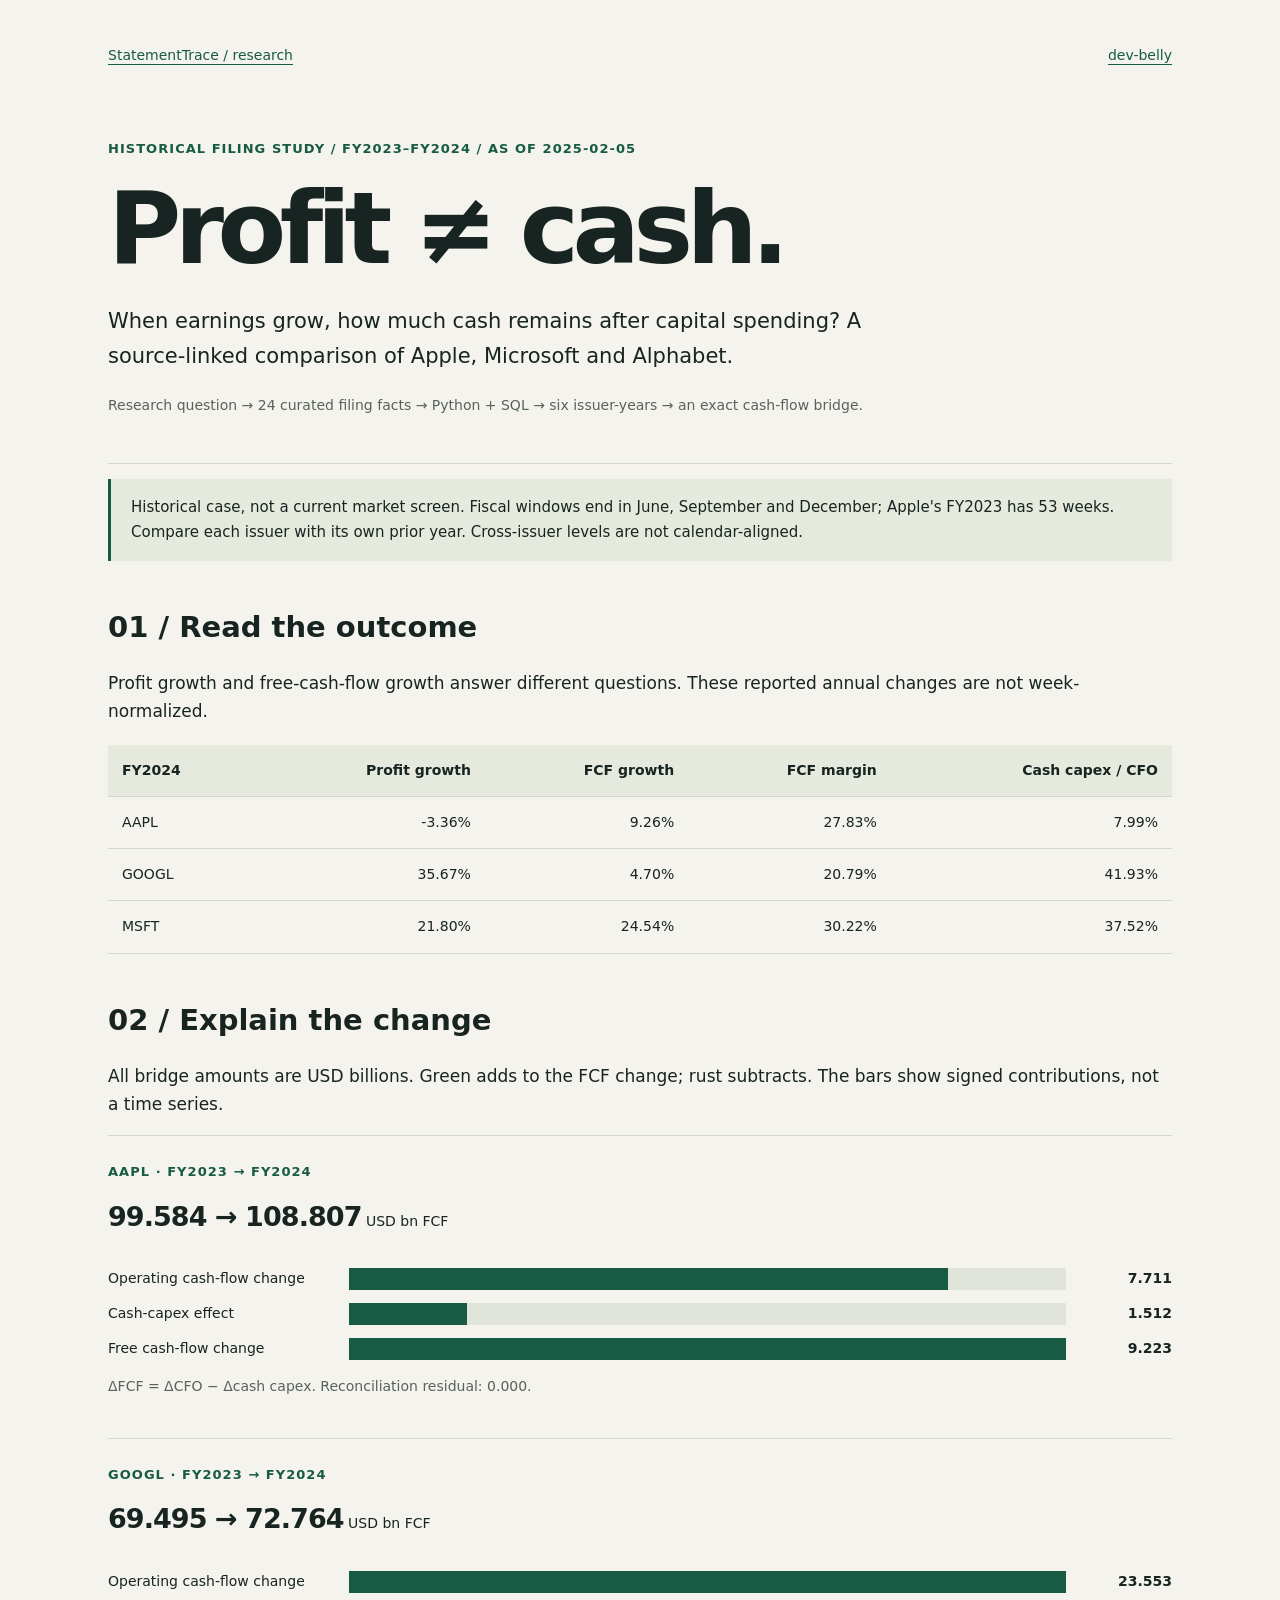
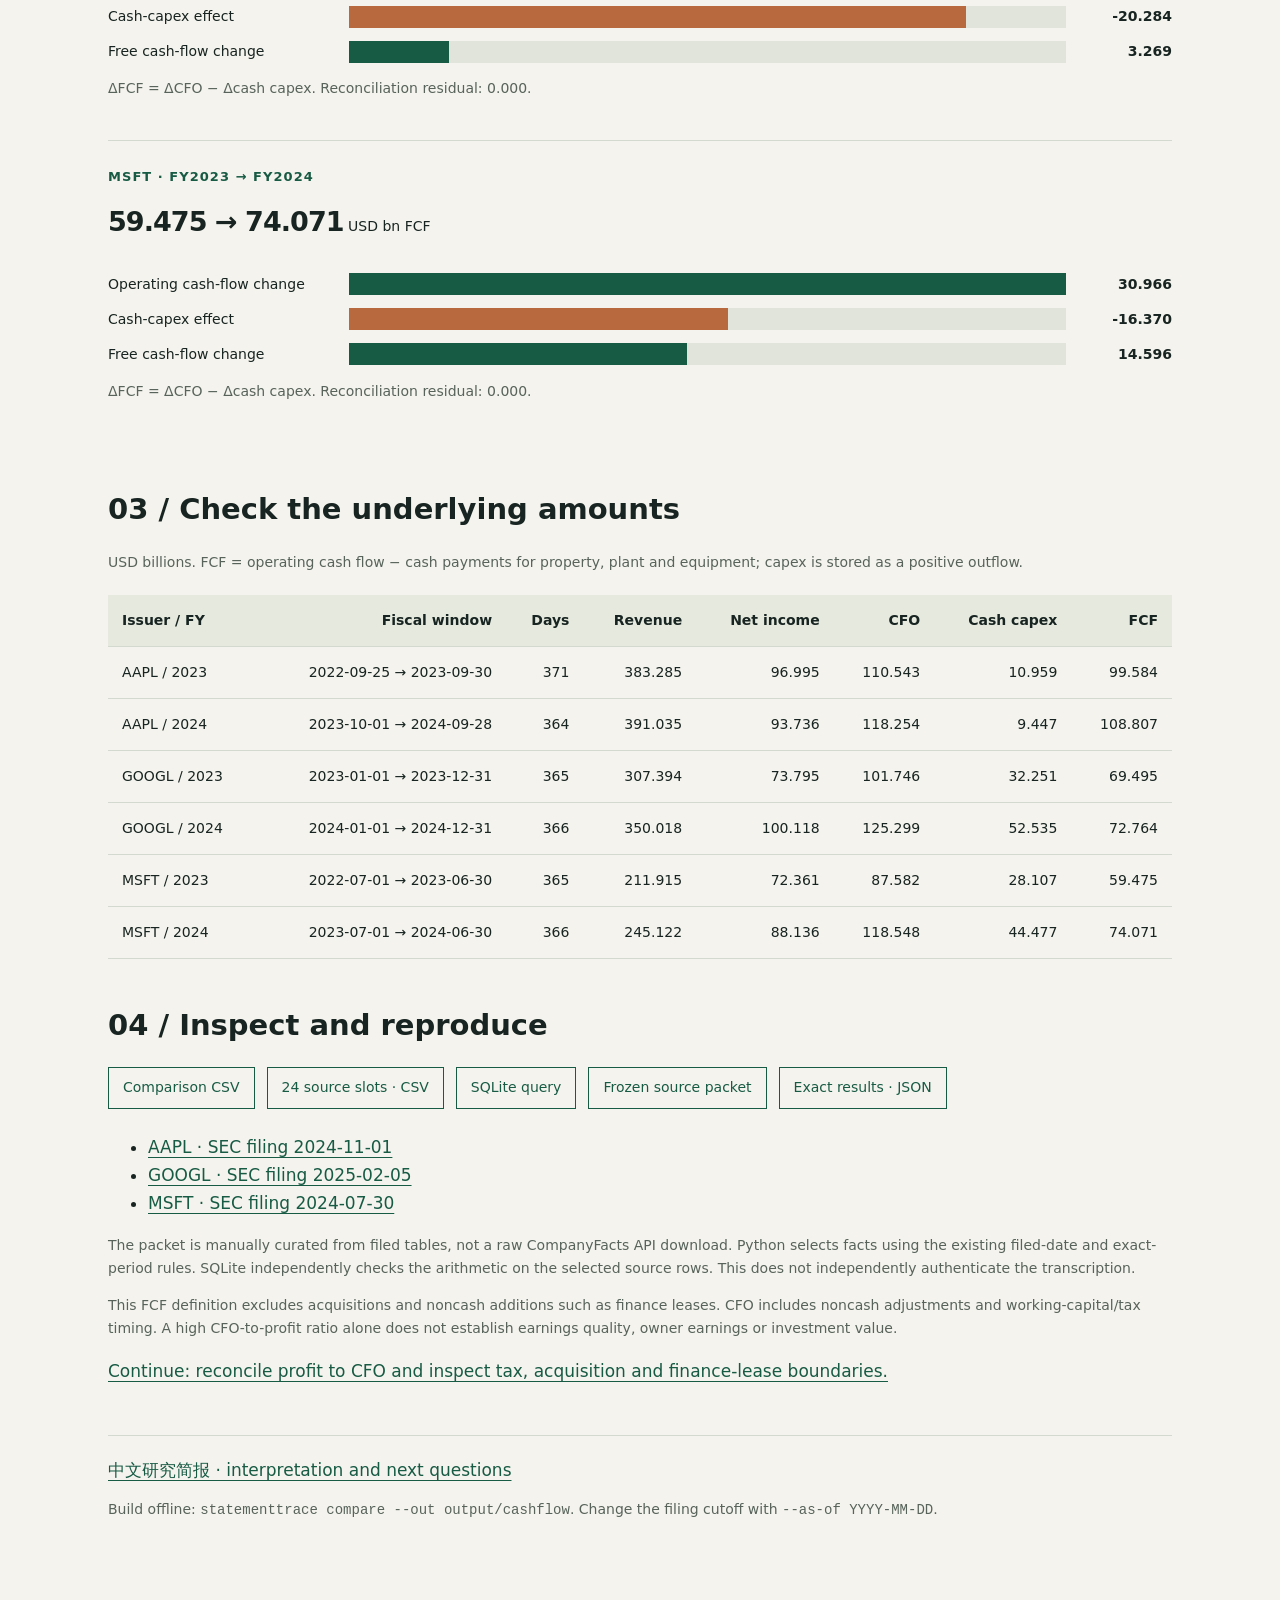
<file: examples/cashflow/index.html>
<!doctype html>
<html lang="en">
<head><meta charset="utf-8"><meta name="viewport" content="width=device-width,initial-scale=1">
<title>Profit ≠ cash · StatementTrace research</title>
<style>
:root{color-scheme:light;--ink:#182421;--paper:#f4f3ed;--green:#185b45;--line:#d4d9d0}

*{box-sizing:border-box}
body{margin:0;background:var(--paper);color:var(--ink);font:17px/1.65 system-ui,sans-serif}
main{max-width:1120px;margin:auto;padding:44px 28px 70px}
nav{display:flex;justify-content:space-between;gap:20px;font-size:14px}
a{color:var(--green);text-underline-offset:4px}
header{padding:72px 0 32px;border-bottom:1px solid var(--line)}
.eyebrow{text-transform:uppercase;letter-spacing:.08em;font:600 13px/1.6 system-ui,sans-serif;color:var(--green)}
h1{font-size:clamp(48px,9vw,100px);line-height:1.02;letter-spacing:-.065em;margin:18px 0 24px}
h2{font-size:29px;line-height:1.25;margin-top:48px}
h3{font-size:27px;margin:12px 0 28px;letter-spacing:-.035em}
h3 small{font-size:14px;letter-spacing:0;font-weight:400}
.lead{max-width:760px;font-size:21px}
.muted{color:#57635b;font-size:14px}
.notice{padding:16px 20px;background:#e6eade;border-left:3px solid var(--green);font-size:15px}
.table-wrap{overflow-x:auto;margin:20px 0 32px}
table{border-collapse:collapse;width:100%;white-space:nowrap;font-variant-numeric:tabular-nums;font-size:14px}
th,td{padding:14px 14px;text-align:right;border-bottom:1px solid var(--line)}
th{font-weight:600;background:#e6eade}
th:first-child,td:first-child{text-align:left}
article{padding:26px 0;border-top:1px solid var(--line)}
.bar-row{display:grid;grid-template-columns:225px 1fr 90px;gap:16px;align-items:center;margin:12px 0;font-size:14px}
.track{background:#e0e4db;height:22px}
.bar{height:22px;background:var(--green)}
.bar.negative{background:#b9693e}
.bar-row b{text-align:right;font-variant-numeric:tabular-nums}
.downloads{display:flex;gap:12px;flex-wrap:wrap;margin:24px 0}
.downloads a{border:1px solid var(--green);padding:8px 14px;text-decoration:none;font-size:14px}
footer{border-top:1px solid var(--line);margin-top:50px;padding-top:20px}
@media(max-width:600px){main{padding:24px 18px 40px}
header{padding-top:44px}
.bar-row{grid-template-columns:1fr 65px;gap:6px}
.bar-row span{grid-column:1/-1}
h2{font-size:25px}
}

</style></head>
<body>
<main><nav><a href="https://github.com/dev-belly/StatementTrace">StatementTrace / research</a><a href="https://github.com/dev-belly">dev-belly</a></nav>
<header><div class="eyebrow">Historical filing study / FY2023–FY2024 / as of 2025-02-05</div><h1>Profit ≠ cash.</h1><p class="lead">When earnings grow, how much cash remains after capital spending? A source-linked comparison of Apple, Microsoft and Alphabet.</p><p class="muted">Research question → 24 curated filing facts → Python + SQL → six issuer-years → an exact cash-flow bridge.</p></header>
<p class="notice">Historical case, not a current market screen. Fiscal windows end in June, September and December; Apple's FY2023 has 53 weeks. Compare each issuer with its own prior year. Cross-issuer levels are not calendar-aligned.</p>
<h2>01 / Read the outcome</h2><p>Profit growth and free-cash-flow growth answer different questions. These reported annual changes are not week-normalized.</p><div class='table-wrap'><table><thead><tr><th scope='col'>FY2024</th><th scope='col'>Profit growth</th><th scope='col'>FCF growth</th><th scope='col'>FCF margin</th><th scope='col'>Cash capex / CFO</th></tr></thead><tbody><tr><td>AAPL</td><td>-3.36%</td><td>9.26%</td><td>27.83%</td><td>7.99%</td></tr><tr><td>GOOGL</td><td>35.67%</td><td>4.70%</td><td>20.79%</td><td>41.93%</td></tr><tr><td>MSFT</td><td>21.80%</td><td>24.54%</td><td>30.22%</td><td>37.52%</td></tr></tbody></table></div>
<h2>02 / Explain the change</h2><p>All bridge amounts are USD billions. Green adds to the FCF change; rust subtracts. The bars show signed contributions, not a time series.</p><article><div class='eyebrow'>AAPL · FY2023 → FY2024</div><h3>99.584 → 108.807<small> USD bn FCF</small></h3><div class='bar-row'><span>Operating cash-flow change</span><div class='track'><div class='bar' style='width:83.606%'></div></div><b>7.711</b></div><div class='bar-row'><span>Cash-capex effect</span><div class='track'><div class='bar' style='width:16.394%'></div></div><b>1.512</b></div><div class='bar-row'><span>Free cash-flow change</span><div class='track'><div class='bar' style='width:100.000%'></div></div><b>9.223</b></div><p class='muted'>ΔFCF = ΔCFO − Δcash capex. Reconciliation residual: 0.000.</p></article><article><div class='eyebrow'>GOOGL · FY2023 → FY2024</div><h3>69.495 → 72.764<small> USD bn FCF</small></h3><div class='bar-row'><span>Operating cash-flow change</span><div class='track'><div class='bar' style='width:100.000%'></div></div><b>23.553</b></div><div class='bar-row'><span>Cash-capex effect</span><div class='track'><div class='bar negative' style='width:86.121%'></div></div><b>-20.284</b></div><div class='bar-row'><span>Free cash-flow change</span><div class='track'><div class='bar' style='width:13.879%'></div></div><b>3.269</b></div><p class='muted'>ΔFCF = ΔCFO − Δcash capex. Reconciliation residual: 0.000.</p></article><article><div class='eyebrow'>MSFT · FY2023 → FY2024</div><h3>59.475 → 74.071<small> USD bn FCF</small></h3><div class='bar-row'><span>Operating cash-flow change</span><div class='track'><div class='bar' style='width:100.000%'></div></div><b>30.966</b></div><div class='bar-row'><span>Cash-capex effect</span><div class='track'><div class='bar negative' style='width:52.864%'></div></div><b>-16.370</b></div><div class='bar-row'><span>Free cash-flow change</span><div class='track'><div class='bar' style='width:47.136%'></div></div><b>14.596</b></div><p class='muted'>ΔFCF = ΔCFO − Δcash capex. Reconciliation residual: 0.000.</p></article>
<h2>03 / Check the underlying amounts</h2><p class="muted">USD billions. FCF = operating cash flow − cash payments for property, plant and equipment; capex is stored as a positive outflow.</p><div class='table-wrap'><table><thead><tr><th scope='col'>Issuer / FY</th><th scope='col'>Fiscal window</th><th scope='col'>Days</th><th scope='col'>Revenue</th><th scope='col'>Net income</th><th scope='col'>CFO</th><th scope='col'>Cash capex</th><th scope='col'>FCF</th></tr></thead><tbody><tr><td>AAPL / 2023</td><td>2022-09-25 → 2023-09-30</td><td>371</td><td>383.285</td><td>96.995</td><td>110.543</td><td>10.959</td><td>99.584</td></tr><tr><td>AAPL / 2024</td><td>2023-10-01 → 2024-09-28</td><td>364</td><td>391.035</td><td>93.736</td><td>118.254</td><td>9.447</td><td>108.807</td></tr><tr><td>GOOGL / 2023</td><td>2023-01-01 → 2023-12-31</td><td>365</td><td>307.394</td><td>73.795</td><td>101.746</td><td>32.251</td><td>69.495</td></tr><tr><td>GOOGL / 2024</td><td>2024-01-01 → 2024-12-31</td><td>366</td><td>350.018</td><td>100.118</td><td>125.299</td><td>52.535</td><td>72.764</td></tr><tr><td>MSFT / 2023</td><td>2022-07-01 → 2023-06-30</td><td>365</td><td>211.915</td><td>72.361</td><td>87.582</td><td>28.107</td><td>59.475</td></tr><tr><td>MSFT / 2024</td><td>2023-07-01 → 2024-06-30</td><td>366</td><td>245.122</td><td>88.136</td><td>118.548</td><td>44.477</td><td>74.071</td></tr></tbody></table></div>
<h2>04 / Inspect and reproduce</h2><div class="downloads"><a href="[data-uri]" download="comparison.csv">Comparison CSV</a><a href="[data-uri]" download="source_facts.csv">24 source slots · CSV</a><a href="[data-uri]" download="comparison.sql">SQLite query</a><a href="[data-uri]" download="case.json">Frozen source packet</a><a href="[data-uri]" download="analysis.json">Exact results · JSON</a></div><ul><li><a href='https://www.sec.gov/Archives/edgar/data/320193/000032019324000123/0000320193-24-000123-index.htm'>AAPL · SEC filing 2024-11-01</a></li><li><a href='https://www.sec.gov/Archives/edgar/data/1652044/000165204425000014/0001652044-25-000014-index.htm'>GOOGL · SEC filing 2025-02-05</a></li><li><a href='https://www.sec.gov/Archives/edgar/data/789019/000095017024087843/0000950170-24-087843-index.htm'>MSFT · SEC filing 2024-07-30</a></li></ul>
<p class="muted">The packet is manually curated from filed tables, not a raw CompanyFacts API download. Python selects facts using the existing filed-date and exact-period rules. SQLite independently checks the arithmetic on the selected source rows. This does not independently authenticate the transcription.</p>
<p class="muted">This FCF definition excludes acquisitions and noncash additions such as finance leases. CFO includes noncash adjustments and working-capital/tax timing. A high CFO-to-profit ratio alone does not establish earnings quality, owner earnings or investment value.</p>
<p><a href="https://dev-belly.github.io/StatementTrace/cashflow/profit-bridge/en/">Continue: reconcile profit to CFO and inspect tax, acquisition and finance-lease boundaries.</a></p>
<footer><a href="https://github.com/dev-belly/StatementTrace/blob/main/docs/CASHFLOW_STUDY.zh-CN.md">中文研究简报 · interpretation and next questions</a><p class="muted">Build offline: <code>statementtrace compare --out output/cashflow</code>. Change the filing cutoff with <code>--as-of YYYY-MM-DD</code>.</p></footer></main></body></html>
</file>
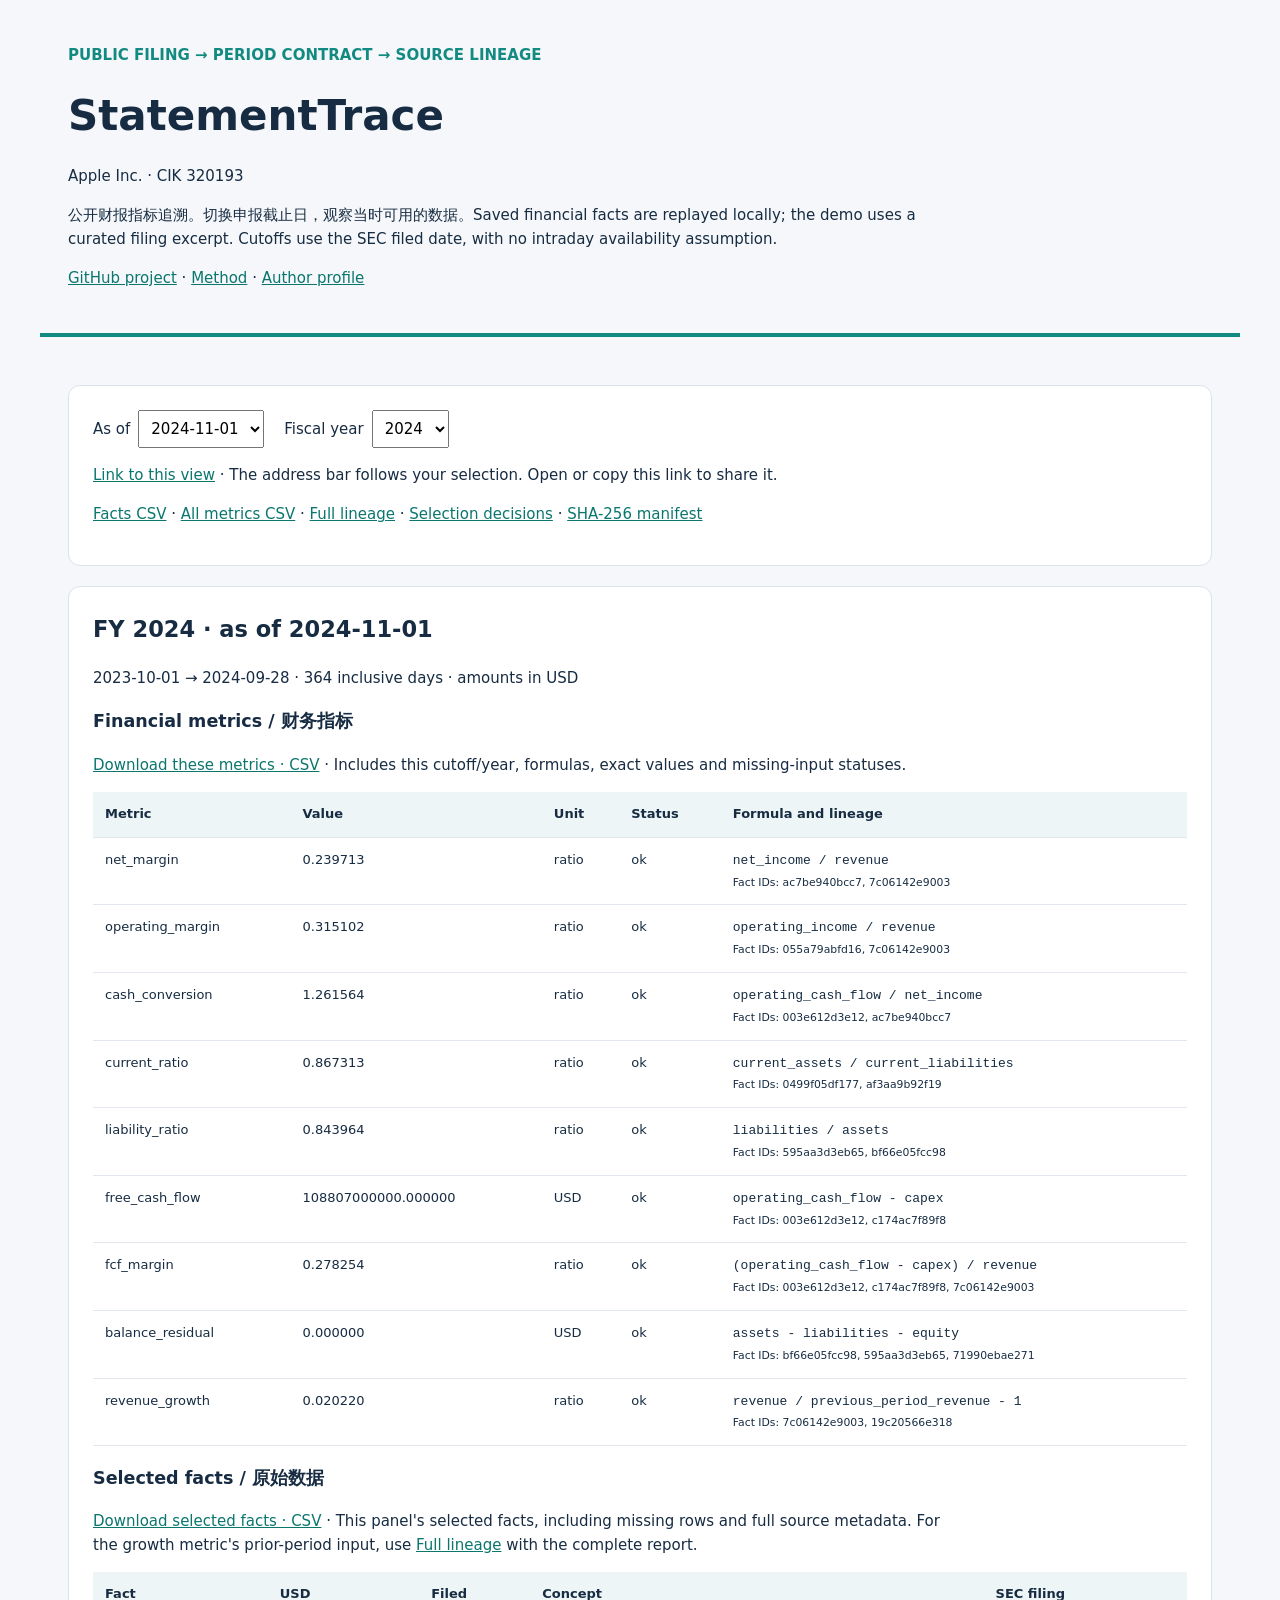
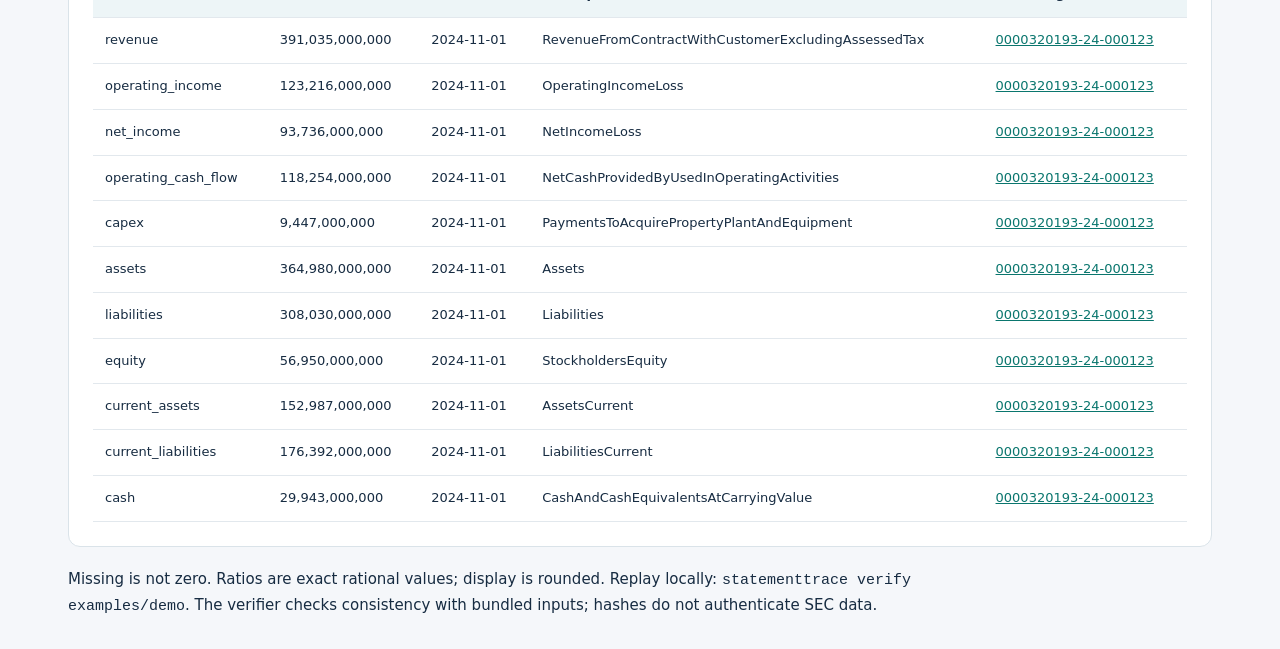
<file: examples/demo/index.html>
<!doctype html><html lang='en'><meta charset='utf-8'><meta name='viewport' content='width=device-width, initial-scale=1'><title>StatementTrace · financial statement evidence</title><style>*{box-sizing:border-box}body{margin:0;background:#f5f7fa;color:#172c42;font:15px/1.6 system-ui}header,main{max-width:1200px;margin:auto;padding:28px}header{border-bottom:4px solid #128a82}h1{font-size:42px;margin:0}h2{margin-top:0}p{max-width:90ch}.eyebrow{color:#128a82;font-weight:700}section,.toolbar{padding:24px;background:white;border:1px solid #dae3e9;border-radius:12px;margin:20px 0}.scroll{overflow-x:auto}table{border-collapse:collapse;width:100%;font-size:13px}th,td{padding:12px;text-align:left;border-bottom:1px solid #e2e8ed;vertical-align:top}th{background:#edf5f7}a{color:#0a766e}select{font:inherit;padding:8px;min-width:0;max-width:100%}.selectors{display:flex;flex-wrap:wrap;gap:12px 20px}.selectors label{display:flex;align-items:center;gap:8px;min-width:0;max-width:100%}code,small{overflow-wrap:anywhere}section[hidden]{display:none}@media(max-width:640px){h1{font-size:30px}header,main{padding:16px}}</style><header><p class='eyebrow'>PUBLIC FILING → PERIOD CONTRACT → SOURCE LINEAGE</p><h1>StatementTrace</h1><p>Apple Inc. · CIK 320193</p><p>公开财报指标追溯。切换申报截止日，观察当时可用的数据。Saved financial facts are replayed locally; the demo uses a curated filing excerpt. Cutoffs use the SEC filed date, with no intraday availability assumption.</p><p><a href='https://github.com/dev-belly/StatementTrace'>GitHub project</a> · <a href='https://github.com/dev-belly/StatementTrace/blob/main/docs/METHODOLOGY.md'>Method</a> · <a href='https://github.com/dev-belly'>Author profile</a></p></header><main><div class='toolbar'><div class='selectors'><label>As of <select id='cutoff'><option value='2023-11-03'>2023-11-03</option><option value='2024-10-31'>2024-10-31</option><option value='2024-11-01'>2024-11-01</option></select></label><label>Fiscal year <select id='period'><option value='&quot;2023&quot;'>2023</option><option value='&quot;2024&quot;'>2024</option></select></label></div><p id='share-view' hidden><a id='view-link'>Link to this view</a> · The address bar follows your selection. Open or copy this link to share it.</p><p id='view-status' role='status'></p><noscript><p>JavaScript is off; all saved cutoff/year panels are shown below.</p></noscript><p><a href='selected_facts.csv'>Facts CSV</a> · <a href='metrics.csv'>All metrics CSV</a> · <a href='lineage.csv'>Full lineage</a> · <a href='decisions.csv'>Selection decisions</a> · <a href='manifest.json'>SHA-256 manifest</a></p></div><section data-period='&quot;2023&quot;' data-cutoff='2023-11-03'><h2>FY 2023 · as of 2023-11-03</h2><p>2022-09-25 → 2023-09-30 · 371 inclusive days · amounts in USD</p><h3>Financial metrics / 财务指标</h3><p><a class='view-csv' href='[data-uri]' download='statementtrace-metrics-2023-11-03-2023-1f4a370cd72ab9fd.csv'>Download these metrics · CSV</a> · Includes this cutoff/year, formulas, exact values and missing-input statuses.</p><div class='scroll'><table><thead><tr><th>Metric</th><th>Value</th><th>Unit</th><th>Status</th><th>Formula and lineage</th></tr></thead><tbody><tr><td>net_margin</td><td>0.253062</td><td>ratio</td><td>ok</td><td><code>net_income / revenue</code><br><small>Fact IDs: f2700ee683dd, 1f6399e28518</small></td></tr><tr><td>operating_margin</td><td>0.298214</td><td>ratio</td><td>ok</td><td><code>operating_income / revenue</code><br><small>Fact IDs: 973807d1911e, 1f6399e28518</small></td></tr><tr><td>cash_conversion</td><td>1.139677</td><td>ratio</td><td>ok</td><td><code>operating_cash_flow / net_income</code><br><small>Fact IDs: 9218edb7cee4, f2700ee683dd</small></td></tr><tr><td>current_ratio</td><td>0.988012</td><td>ratio</td><td>ok</td><td><code>current_assets / current_liabilities</code><br><small>Fact IDs: fec5efa70ba8, 672601608dda</small></td></tr><tr><td>liability_ratio</td><td>0.823741</td><td>ratio</td><td>ok</td><td><code>liabilities / assets</code><br><small>Fact IDs: 366b55f41ddb, 62c6b6135c02</small></td></tr><tr><td>free_cash_flow</td><td>99584000000.000000</td><td>USD</td><td>ok</td><td><code>operating_cash_flow - capex</code><br><small>Fact IDs: 9218edb7cee4, 9fbabc39dcef</small></td></tr><tr><td>fcf_margin</td><td>0.259817</td><td>ratio</td><td>ok</td><td><code>(operating_cash_flow - capex) / revenue</code><br><small>Fact IDs: 9218edb7cee4, 9fbabc39dcef, 1f6399e28518</small></td></tr><tr><td>balance_residual</td><td>0.000000</td><td>USD</td><td>ok</td><td><code>assets - liabilities - equity</code><br><small>Fact IDs: 62c6b6135c02, 366b55f41ddb, 4d224c603ad0</small></td></tr><tr><td>revenue_growth</td><td></td><td>ratio</td><td>missing_input</td><td><code>revenue / previous_period_revenue - 1</code><br><small>Fact IDs: 1f6399e28518</small></td></tr></tbody></table></div><h3>Selected facts / 原始数据</h3><p><a class='view-facts-csv' href='[data-uri]' download='statementtrace-facts-2023-11-03-2023-1f4a370cd72ab9fd.csv'>Download selected facts · CSV</a> · This panel's selected facts, including missing rows and full source metadata. For the growth metric's prior-period input, use <a href='lineage.csv'>Full lineage</a> with the complete report.</p><div class='scroll'><table><thead><tr><th>Fact</th><th>USD</th><th>Filed</th><th>Concept</th><th>SEC filing</th></tr></thead><tbody><tr><td>revenue</td><td>383,285,000,000</td><td>2023-11-03</td><td>RevenueFromContractWithCustomerExcludingAssessedTax</td><td><a href='https://www.sec.gov/Archives/edgar/data/320193/000032019323000106/0000320193-23-000106-index.htm'>0000320193-23-000106</a></td></tr><tr><td>operating_income</td><td>114,301,000,000</td><td>2023-11-03</td><td>OperatingIncomeLoss</td><td><a href='https://www.sec.gov/Archives/edgar/data/320193/000032019323000106/0000320193-23-000106-index.htm'>0000320193-23-000106</a></td></tr><tr><td>net_income</td><td>96,995,000,000</td><td>2023-11-03</td><td>NetIncomeLoss</td><td><a href='https://www.sec.gov/Archives/edgar/data/320193/000032019323000106/0000320193-23-000106-index.htm'>0000320193-23-000106</a></td></tr><tr><td>operating_cash_flow</td><td>110,543,000,000</td><td>2023-11-03</td><td>NetCashProvidedByUsedInOperatingActivities</td><td><a href='https://www.sec.gov/Archives/edgar/data/320193/000032019323000106/0000320193-23-000106-index.htm'>0000320193-23-000106</a></td></tr><tr><td>capex</td><td>10,959,000,000</td><td>2023-11-03</td><td>PaymentsToAcquirePropertyPlantAndEquipment</td><td><a href='https://www.sec.gov/Archives/edgar/data/320193/000032019323000106/0000320193-23-000106-index.htm'>0000320193-23-000106</a></td></tr><tr><td>assets</td><td>352,583,000,000</td><td>2023-11-03</td><td>Assets</td><td><a href='https://www.sec.gov/Archives/edgar/data/320193/000032019323000106/0000320193-23-000106-index.htm'>0000320193-23-000106</a></td></tr><tr><td>liabilities</td><td>290,437,000,000</td><td>2023-11-03</td><td>Liabilities</td><td><a href='https://www.sec.gov/Archives/edgar/data/320193/000032019323000106/0000320193-23-000106-index.htm'>0000320193-23-000106</a></td></tr><tr><td>equity</td><td>62,146,000,000</td><td>2023-11-03</td><td>StockholdersEquity</td><td><a href='https://www.sec.gov/Archives/edgar/data/320193/000032019323000106/0000320193-23-000106-index.htm'>0000320193-23-000106</a></td></tr><tr><td>current_assets</td><td>143,566,000,000</td><td>2023-11-03</td><td>AssetsCurrent</td><td><a href='https://www.sec.gov/Archives/edgar/data/320193/000032019323000106/0000320193-23-000106-index.htm'>0000320193-23-000106</a></td></tr><tr><td>current_liabilities</td><td>145,308,000,000</td><td>2023-11-03</td><td>LiabilitiesCurrent</td><td><a href='https://www.sec.gov/Archives/edgar/data/320193/000032019323000106/0000320193-23-000106-index.htm'>0000320193-23-000106</a></td></tr><tr><td>cash</td><td>29,965,000,000</td><td>2023-11-03</td><td>CashAndCashEquivalentsAtCarryingValue</td><td><a href='https://www.sec.gov/Archives/edgar/data/320193/000032019323000106/0000320193-23-000106-index.htm'>0000320193-23-000106</a></td></tr></tbody></table></div></section><section data-period='&quot;2024&quot;' data-cutoff='2023-11-03'><h2>FY 2024 · as of 2023-11-03</h2><p>2023-10-01 → 2024-09-28 · 364 inclusive days · amounts in USD</p><h3>Financial metrics / 财务指标</h3><p><a class='view-csv' href='[data-uri]' download='statementtrace-metrics-2023-11-03-2024-90e0f038e95d2b1e.csv'>Download these metrics · CSV</a> · Includes this cutoff/year, formulas, exact values and missing-input statuses.</p><div class='scroll'><table><thead><tr><th>Metric</th><th>Value</th><th>Unit</th><th>Status</th><th>Formula and lineage</th></tr></thead><tbody><tr><td>net_margin</td><td></td><td>ratio</td><td>missing_input</td><td><code>net_income / revenue</code><br><small>Fact IDs: </small></td></tr><tr><td>operating_margin</td><td></td><td>ratio</td><td>missing_input</td><td><code>operating_income / revenue</code><br><small>Fact IDs: </small></td></tr><tr><td>cash_conversion</td><td></td><td>ratio</td><td>missing_input</td><td><code>operating_cash_flow / net_income</code><br><small>Fact IDs: </small></td></tr><tr><td>current_ratio</td><td></td><td>ratio</td><td>missing_input</td><td><code>current_assets / current_liabilities</code><br><small>Fact IDs: </small></td></tr><tr><td>liability_ratio</td><td></td><td>ratio</td><td>missing_input</td><td><code>liabilities / assets</code><br><small>Fact IDs: </small></td></tr><tr><td>free_cash_flow</td><td></td><td>USD</td><td>missing_input</td><td><code>operating_cash_flow - capex</code><br><small>Fact IDs: </small></td></tr><tr><td>fcf_margin</td><td></td><td>ratio</td><td>missing_input</td><td><code>(operating_cash_flow - capex) / revenue</code><br><small>Fact IDs: </small></td></tr><tr><td>balance_residual</td><td></td><td>USD</td><td>missing_input</td><td><code>assets - liabilities - equity</code><br><small>Fact IDs: </small></td></tr><tr><td>revenue_growth</td><td></td><td>ratio</td><td>missing_input</td><td><code>revenue / previous_period_revenue - 1</code><br><small>Fact IDs: 1f6399e28518</small></td></tr></tbody></table></div><h3>Selected facts / 原始数据</h3><p><a class='view-facts-csv' href='[data-uri]' download='statementtrace-facts-2023-11-03-2024-90e0f038e95d2b1e.csv'>Download selected facts · CSV</a> · This panel's selected facts, including missing rows and full source metadata. For the growth metric's prior-period input, use <a href='lineage.csv'>Full lineage</a> with the complete report.</p><div class='scroll'><table><thead><tr><th>Fact</th><th>USD</th><th>Filed</th><th>Concept</th><th>SEC filing</th></tr></thead><tbody><tr><td>revenue</td><td colspan='4'>Missing at this cutoff</td></tr><tr><td>operating_income</td><td colspan='4'>Missing at this cutoff</td></tr><tr><td>net_income</td><td colspan='4'>Missing at this cutoff</td></tr><tr><td>operating_cash_flow</td><td colspan='4'>Missing at this cutoff</td></tr><tr><td>capex</td><td colspan='4'>Missing at this cutoff</td></tr><tr><td>assets</td><td colspan='4'>Missing at this cutoff</td></tr><tr><td>liabilities</td><td colspan='4'>Missing at this cutoff</td></tr><tr><td>equity</td><td colspan='4'>Missing at this cutoff</td></tr><tr><td>current_assets</td><td colspan='4'>Missing at this cutoff</td></tr><tr><td>current_liabilities</td><td colspan='4'>Missing at this cutoff</td></tr><tr><td>cash</td><td colspan='4'>Missing at this cutoff</td></tr></tbody></table></div></section><section data-period='&quot;2023&quot;' data-cutoff='2024-10-31'><h2>FY 2023 · as of 2024-10-31</h2><p>2022-09-25 → 2023-09-30 · 371 inclusive days · amounts in USD</p><h3>Financial metrics / 财务指标</h3><p><a class='view-csv' href='[data-uri]' download='statementtrace-metrics-2024-10-31-2023-1f4a370cd72ab9fd.csv'>Download these metrics · CSV</a> · Includes this cutoff/year, formulas, exact values and missing-input statuses.</p><div class='scroll'><table><thead><tr><th>Metric</th><th>Value</th><th>Unit</th><th>Status</th><th>Formula and lineage</th></tr></thead><tbody><tr><td>net_margin</td><td>0.253062</td><td>ratio</td><td>ok</td><td><code>net_income / revenue</code><br><small>Fact IDs: f2700ee683dd, 1f6399e28518</small></td></tr><tr><td>operating_margin</td><td>0.298214</td><td>ratio</td><td>ok</td><td><code>operating_income / revenue</code><br><small>Fact IDs: 973807d1911e, 1f6399e28518</small></td></tr><tr><td>cash_conversion</td><td>1.139677</td><td>ratio</td><td>ok</td><td><code>operating_cash_flow / net_income</code><br><small>Fact IDs: 9218edb7cee4, f2700ee683dd</small></td></tr><tr><td>current_ratio</td><td>0.988012</td><td>ratio</td><td>ok</td><td><code>current_assets / current_liabilities</code><br><small>Fact IDs: fec5efa70ba8, 672601608dda</small></td></tr><tr><td>liability_ratio</td><td>0.823741</td><td>ratio</td><td>ok</td><td><code>liabilities / assets</code><br><small>Fact IDs: 366b55f41ddb, 62c6b6135c02</small></td></tr><tr><td>free_cash_flow</td><td>99584000000.000000</td><td>USD</td><td>ok</td><td><code>operating_cash_flow - capex</code><br><small>Fact IDs: 9218edb7cee4, 9fbabc39dcef</small></td></tr><tr><td>fcf_margin</td><td>0.259817</td><td>ratio</td><td>ok</td><td><code>(operating_cash_flow - capex) / revenue</code><br><small>Fact IDs: 9218edb7cee4, 9fbabc39dcef, 1f6399e28518</small></td></tr><tr><td>balance_residual</td><td>0.000000</td><td>USD</td><td>ok</td><td><code>assets - liabilities - equity</code><br><small>Fact IDs: 62c6b6135c02, 366b55f41ddb, 4d224c603ad0</small></td></tr><tr><td>revenue_growth</td><td></td><td>ratio</td><td>missing_input</td><td><code>revenue / previous_period_revenue - 1</code><br><small>Fact IDs: 1f6399e28518</small></td></tr></tbody></table></div><h3>Selected facts / 原始数据</h3><p><a class='view-facts-csv' href='[data-uri]' download='statementtrace-facts-2024-10-31-2023-1f4a370cd72ab9fd.csv'>Download selected facts · CSV</a> · This panel's selected facts, including missing rows and full source metadata. For the growth metric's prior-period input, use <a href='lineage.csv'>Full lineage</a> with the complete report.</p><div class='scroll'><table><thead><tr><th>Fact</th><th>USD</th><th>Filed</th><th>Concept</th><th>SEC filing</th></tr></thead><tbody><tr><td>revenue</td><td>383,285,000,000</td><td>2023-11-03</td><td>RevenueFromContractWithCustomerExcludingAssessedTax</td><td><a href='https://www.sec.gov/Archives/edgar/data/320193/000032019323000106/0000320193-23-000106-index.htm'>0000320193-23-000106</a></td></tr><tr><td>operating_income</td><td>114,301,000,000</td><td>2023-11-03</td><td>OperatingIncomeLoss</td><td><a href='https://www.sec.gov/Archives/edgar/data/320193/000032019323000106/0000320193-23-000106-index.htm'>0000320193-23-000106</a></td></tr><tr><td>net_income</td><td>96,995,000,000</td><td>2023-11-03</td><td>NetIncomeLoss</td><td><a href='https://www.sec.gov/Archives/edgar/data/320193/000032019323000106/0000320193-23-000106-index.htm'>0000320193-23-000106</a></td></tr><tr><td>operating_cash_flow</td><td>110,543,000,000</td><td>2023-11-03</td><td>NetCashProvidedByUsedInOperatingActivities</td><td><a href='https://www.sec.gov/Archives/edgar/data/320193/000032019323000106/0000320193-23-000106-index.htm'>0000320193-23-000106</a></td></tr><tr><td>capex</td><td>10,959,000,000</td><td>2023-11-03</td><td>PaymentsToAcquirePropertyPlantAndEquipment</td><td><a href='https://www.sec.gov/Archives/edgar/data/320193/000032019323000106/0000320193-23-000106-index.htm'>0000320193-23-000106</a></td></tr><tr><td>assets</td><td>352,583,000,000</td><td>2023-11-03</td><td>Assets</td><td><a href='https://www.sec.gov/Archives/edgar/data/320193/000032019323000106/0000320193-23-000106-index.htm'>0000320193-23-000106</a></td></tr><tr><td>liabilities</td><td>290,437,000,000</td><td>2023-11-03</td><td>Liabilities</td><td><a href='https://www.sec.gov/Archives/edgar/data/320193/000032019323000106/0000320193-23-000106-index.htm'>0000320193-23-000106</a></td></tr><tr><td>equity</td><td>62,146,000,000</td><td>2023-11-03</td><td>StockholdersEquity</td><td><a href='https://www.sec.gov/Archives/edgar/data/320193/000032019323000106/0000320193-23-000106-index.htm'>0000320193-23-000106</a></td></tr><tr><td>current_assets</td><td>143,566,000,000</td><td>2023-11-03</td><td>AssetsCurrent</td><td><a href='https://www.sec.gov/Archives/edgar/data/320193/000032019323000106/0000320193-23-000106-index.htm'>0000320193-23-000106</a></td></tr><tr><td>current_liabilities</td><td>145,308,000,000</td><td>2023-11-03</td><td>LiabilitiesCurrent</td><td><a href='https://www.sec.gov/Archives/edgar/data/320193/000032019323000106/0000320193-23-000106-index.htm'>0000320193-23-000106</a></td></tr><tr><td>cash</td><td>29,965,000,000</td><td>2023-11-03</td><td>CashAndCashEquivalentsAtCarryingValue</td><td><a href='https://www.sec.gov/Archives/edgar/data/320193/000032019323000106/0000320193-23-000106-index.htm'>0000320193-23-000106</a></td></tr></tbody></table></div></section><section data-period='&quot;2024&quot;' data-cutoff='2024-10-31'><h2>FY 2024 · as of 2024-10-31</h2><p>2023-10-01 → 2024-09-28 · 364 inclusive days · amounts in USD</p><h3>Financial metrics / 财务指标</h3><p><a class='view-csv' href='[data-uri]' download='statementtrace-metrics-2024-10-31-2024-90e0f038e95d2b1e.csv'>Download these metrics · CSV</a> · Includes this cutoff/year, formulas, exact values and missing-input statuses.</p><div class='scroll'><table><thead><tr><th>Metric</th><th>Value</th><th>Unit</th><th>Status</th><th>Formula and lineage</th></tr></thead><tbody><tr><td>net_margin</td><td></td><td>ratio</td><td>missing_input</td><td><code>net_income / revenue</code><br><small>Fact IDs: </small></td></tr><tr><td>operating_margin</td><td></td><td>ratio</td><td>missing_input</td><td><code>operating_income / revenue</code><br><small>Fact IDs: </small></td></tr><tr><td>cash_conversion</td><td></td><td>ratio</td><td>missing_input</td><td><code>operating_cash_flow / net_income</code><br><small>Fact IDs: </small></td></tr><tr><td>current_ratio</td><td></td><td>ratio</td><td>missing_input</td><td><code>current_assets / current_liabilities</code><br><small>Fact IDs: </small></td></tr><tr><td>liability_ratio</td><td></td><td>ratio</td><td>missing_input</td><td><code>liabilities / assets</code><br><small>Fact IDs: </small></td></tr><tr><td>free_cash_flow</td><td></td><td>USD</td><td>missing_input</td><td><code>operating_cash_flow - capex</code><br><small>Fact IDs: </small></td></tr><tr><td>fcf_margin</td><td></td><td>ratio</td><td>missing_input</td><td><code>(operating_cash_flow - capex) / revenue</code><br><small>Fact IDs: </small></td></tr><tr><td>balance_residual</td><td></td><td>USD</td><td>missing_input</td><td><code>assets - liabilities - equity</code><br><small>Fact IDs: </small></td></tr><tr><td>revenue_growth</td><td></td><td>ratio</td><td>missing_input</td><td><code>revenue / previous_period_revenue - 1</code><br><small>Fact IDs: 1f6399e28518</small></td></tr></tbody></table></div><h3>Selected facts / 原始数据</h3><p><a class='view-facts-csv' href='[data-uri]' download='statementtrace-facts-2024-10-31-2024-90e0f038e95d2b1e.csv'>Download selected facts · CSV</a> · This panel's selected facts, including missing rows and full source metadata. For the growth metric's prior-period input, use <a href='lineage.csv'>Full lineage</a> with the complete report.</p><div class='scroll'><table><thead><tr><th>Fact</th><th>USD</th><th>Filed</th><th>Concept</th><th>SEC filing</th></tr></thead><tbody><tr><td>revenue</td><td colspan='4'>Missing at this cutoff</td></tr><tr><td>operating_income</td><td colspan='4'>Missing at this cutoff</td></tr><tr><td>net_income</td><td colspan='4'>Missing at this cutoff</td></tr><tr><td>operating_cash_flow</td><td colspan='4'>Missing at this cutoff</td></tr><tr><td>capex</td><td colspan='4'>Missing at this cutoff</td></tr><tr><td>assets</td><td colspan='4'>Missing at this cutoff</td></tr><tr><td>liabilities</td><td colspan='4'>Missing at this cutoff</td></tr><tr><td>equity</td><td colspan='4'>Missing at this cutoff</td></tr><tr><td>current_assets</td><td colspan='4'>Missing at this cutoff</td></tr><tr><td>current_liabilities</td><td colspan='4'>Missing at this cutoff</td></tr><tr><td>cash</td><td colspan='4'>Missing at this cutoff</td></tr></tbody></table></div></section><section data-period='&quot;2023&quot;' data-cutoff='2024-11-01'><h2>FY 2023 · as of 2024-11-01</h2><p>2022-09-25 → 2023-09-30 · 371 inclusive days · amounts in USD</p><h3>Financial metrics / 财务指标</h3><p><a class='view-csv' href='[data-uri]' download='statementtrace-metrics-2024-11-01-2023-1f4a370cd72ab9fd.csv'>Download these metrics · CSV</a> · Includes this cutoff/year, formulas, exact values and missing-input statuses.</p><div class='scroll'><table><thead><tr><th>Metric</th><th>Value</th><th>Unit</th><th>Status</th><th>Formula and lineage</th></tr></thead><tbody><tr><td>net_margin</td><td>0.253062</td><td>ratio</td><td>ok</td><td><code>net_income / revenue</code><br><small>Fact IDs: 0b3251fc98a4, 19c20566e318</small></td></tr><tr><td>operating_margin</td><td>0.298214</td><td>ratio</td><td>ok</td><td><code>operating_income / revenue</code><br><small>Fact IDs: 2b88e06fea40, 19c20566e318</small></td></tr><tr><td>cash_conversion</td><td>1.139677</td><td>ratio</td><td>ok</td><td><code>operating_cash_flow / net_income</code><br><small>Fact IDs: d366fc430e23, 0b3251fc98a4</small></td></tr><tr><td>current_ratio</td><td>0.988012</td><td>ratio</td><td>ok</td><td><code>current_assets / current_liabilities</code><br><small>Fact IDs: 1fbe75660699, 75a4639e0efa</small></td></tr><tr><td>liability_ratio</td><td>0.823741</td><td>ratio</td><td>ok</td><td><code>liabilities / assets</code><br><small>Fact IDs: 3a57576b1582, e2484f97b92b</small></td></tr><tr><td>free_cash_flow</td><td>99584000000.000000</td><td>USD</td><td>ok</td><td><code>operating_cash_flow - capex</code><br><small>Fact IDs: d366fc430e23, 18fa3088d1c6</small></td></tr><tr><td>fcf_margin</td><td>0.259817</td><td>ratio</td><td>ok</td><td><code>(operating_cash_flow - capex) / revenue</code><br><small>Fact IDs: d366fc430e23, 18fa3088d1c6, 19c20566e318</small></td></tr><tr><td>balance_residual</td><td>0.000000</td><td>USD</td><td>ok</td><td><code>assets - liabilities - equity</code><br><small>Fact IDs: e2484f97b92b, 3a57576b1582, bbcc43e732e5</small></td></tr><tr><td>revenue_growth</td><td></td><td>ratio</td><td>missing_input</td><td><code>revenue / previous_period_revenue - 1</code><br><small>Fact IDs: 19c20566e318</small></td></tr></tbody></table></div><h3>Selected facts / 原始数据</h3><p><a class='view-facts-csv' href='[data-uri]' download='statementtrace-facts-2024-11-01-2023-1f4a370cd72ab9fd.csv'>Download selected facts · CSV</a> · This panel's selected facts, including missing rows and full source metadata. For the growth metric's prior-period input, use <a href='lineage.csv'>Full lineage</a> with the complete report.</p><div class='scroll'><table><thead><tr><th>Fact</th><th>USD</th><th>Filed</th><th>Concept</th><th>SEC filing</th></tr></thead><tbody><tr><td>revenue</td><td>383,285,000,000</td><td>2024-11-01</td><td>RevenueFromContractWithCustomerExcludingAssessedTax</td><td><a href='https://www.sec.gov/Archives/edgar/data/320193/000032019324000123/0000320193-24-000123-index.htm'>0000320193-24-000123</a></td></tr><tr><td>operating_income</td><td>114,301,000,000</td><td>2024-11-01</td><td>OperatingIncomeLoss</td><td><a href='https://www.sec.gov/Archives/edgar/data/320193/000032019324000123/0000320193-24-000123-index.htm'>0000320193-24-000123</a></td></tr><tr><td>net_income</td><td>96,995,000,000</td><td>2024-11-01</td><td>NetIncomeLoss</td><td><a href='https://www.sec.gov/Archives/edgar/data/320193/000032019324000123/0000320193-24-000123-index.htm'>0000320193-24-000123</a></td></tr><tr><td>operating_cash_flow</td><td>110,543,000,000</td><td>2024-11-01</td><td>NetCashProvidedByUsedInOperatingActivities</td><td><a href='https://www.sec.gov/Archives/edgar/data/320193/000032019324000123/0000320193-24-000123-index.htm'>0000320193-24-000123</a></td></tr><tr><td>capex</td><td>10,959,000,000</td><td>2024-11-01</td><td>PaymentsToAcquirePropertyPlantAndEquipment</td><td><a href='https://www.sec.gov/Archives/edgar/data/320193/000032019324000123/0000320193-24-000123-index.htm'>0000320193-24-000123</a></td></tr><tr><td>assets</td><td>352,583,000,000</td><td>2024-11-01</td><td>Assets</td><td><a href='https://www.sec.gov/Archives/edgar/data/320193/000032019324000123/0000320193-24-000123-index.htm'>0000320193-24-000123</a></td></tr><tr><td>liabilities</td><td>290,437,000,000</td><td>2024-11-01</td><td>Liabilities</td><td><a href='https://www.sec.gov/Archives/edgar/data/320193/000032019324000123/0000320193-24-000123-index.htm'>0000320193-24-000123</a></td></tr><tr><td>equity</td><td>62,146,000,000</td><td>2024-11-01</td><td>StockholdersEquity</td><td><a href='https://www.sec.gov/Archives/edgar/data/320193/000032019324000123/0000320193-24-000123-index.htm'>0000320193-24-000123</a></td></tr><tr><td>current_assets</td><td>143,566,000,000</td><td>2024-11-01</td><td>AssetsCurrent</td><td><a href='https://www.sec.gov/Archives/edgar/data/320193/000032019324000123/0000320193-24-000123-index.htm'>0000320193-24-000123</a></td></tr><tr><td>current_liabilities</td><td>145,308,000,000</td><td>2024-11-01</td><td>LiabilitiesCurrent</td><td><a href='https://www.sec.gov/Archives/edgar/data/320193/000032019324000123/0000320193-24-000123-index.htm'>0000320193-24-000123</a></td></tr><tr><td>cash</td><td>29,965,000,000</td><td>2024-11-01</td><td>CashAndCashEquivalentsAtCarryingValue</td><td><a href='https://www.sec.gov/Archives/edgar/data/320193/000032019324000123/0000320193-24-000123-index.htm'>0000320193-24-000123</a></td></tr></tbody></table></div></section><section data-period='&quot;2024&quot;' data-cutoff='2024-11-01'><h2>FY 2024 · as of 2024-11-01</h2><p>2023-10-01 → 2024-09-28 · 364 inclusive days · amounts in USD</p><h3>Financial metrics / 财务指标</h3><p><a class='view-csv' href='[data-uri]' download='statementtrace-metrics-2024-11-01-2024-90e0f038e95d2b1e.csv'>Download these metrics · CSV</a> · Includes this cutoff/year, formulas, exact values and missing-input statuses.</p><div class='scroll'><table><thead><tr><th>Metric</th><th>Value</th><th>Unit</th><th>Status</th><th>Formula and lineage</th></tr></thead><tbody><tr><td>net_margin</td><td>0.239713</td><td>ratio</td><td>ok</td><td><code>net_income / revenue</code><br><small>Fact IDs: ac7be940bcc7, 7c06142e9003</small></td></tr><tr><td>operating_margin</td><td>0.315102</td><td>ratio</td><td>ok</td><td><code>operating_income / revenue</code><br><small>Fact IDs: 055a79abfd16, 7c06142e9003</small></td></tr><tr><td>cash_conversion</td><td>1.261564</td><td>ratio</td><td>ok</td><td><code>operating_cash_flow / net_income</code><br><small>Fact IDs: 003e612d3e12, ac7be940bcc7</small></td></tr><tr><td>current_ratio</td><td>0.867313</td><td>ratio</td><td>ok</td><td><code>current_assets / current_liabilities</code><br><small>Fact IDs: 0499f05df177, af3aa9b92f19</small></td></tr><tr><td>liability_ratio</td><td>0.843964</td><td>ratio</td><td>ok</td><td><code>liabilities / assets</code><br><small>Fact IDs: 595aa3d3eb65, bf66e05fcc98</small></td></tr><tr><td>free_cash_flow</td><td>108807000000.000000</td><td>USD</td><td>ok</td><td><code>operating_cash_flow - capex</code><br><small>Fact IDs: 003e612d3e12, c174ac7f89f8</small></td></tr><tr><td>fcf_margin</td><td>0.278254</td><td>ratio</td><td>ok</td><td><code>(operating_cash_flow - capex) / revenue</code><br><small>Fact IDs: 003e612d3e12, c174ac7f89f8, 7c06142e9003</small></td></tr><tr><td>balance_residual</td><td>0.000000</td><td>USD</td><td>ok</td><td><code>assets - liabilities - equity</code><br><small>Fact IDs: bf66e05fcc98, 595aa3d3eb65, 71990ebae271</small></td></tr><tr><td>revenue_growth</td><td>0.020220</td><td>ratio</td><td>ok</td><td><code>revenue / previous_period_revenue - 1</code><br><small>Fact IDs: 7c06142e9003, 19c20566e318</small></td></tr></tbody></table></div><h3>Selected facts / 原始数据</h3><p><a class='view-facts-csv' href='[data-uri]' download='statementtrace-facts-2024-11-01-2024-90e0f038e95d2b1e.csv'>Download selected facts · CSV</a> · This panel's selected facts, including missing rows and full source metadata. For the growth metric's prior-period input, use <a href='lineage.csv'>Full lineage</a> with the complete report.</p><div class='scroll'><table><thead><tr><th>Fact</th><th>USD</th><th>Filed</th><th>Concept</th><th>SEC filing</th></tr></thead><tbody><tr><td>revenue</td><td>391,035,000,000</td><td>2024-11-01</td><td>RevenueFromContractWithCustomerExcludingAssessedTax</td><td><a href='https://www.sec.gov/Archives/edgar/data/320193/000032019324000123/0000320193-24-000123-index.htm'>0000320193-24-000123</a></td></tr><tr><td>operating_income</td><td>123,216,000,000</td><td>2024-11-01</td><td>OperatingIncomeLoss</td><td><a href='https://www.sec.gov/Archives/edgar/data/320193/000032019324000123/0000320193-24-000123-index.htm'>0000320193-24-000123</a></td></tr><tr><td>net_income</td><td>93,736,000,000</td><td>2024-11-01</td><td>NetIncomeLoss</td><td><a href='https://www.sec.gov/Archives/edgar/data/320193/000032019324000123/0000320193-24-000123-index.htm'>0000320193-24-000123</a></td></tr><tr><td>operating_cash_flow</td><td>118,254,000,000</td><td>2024-11-01</td><td>NetCashProvidedByUsedInOperatingActivities</td><td><a href='https://www.sec.gov/Archives/edgar/data/320193/000032019324000123/0000320193-24-000123-index.htm'>0000320193-24-000123</a></td></tr><tr><td>capex</td><td>9,447,000,000</td><td>2024-11-01</td><td>PaymentsToAcquirePropertyPlantAndEquipment</td><td><a href='https://www.sec.gov/Archives/edgar/data/320193/000032019324000123/0000320193-24-000123-index.htm'>0000320193-24-000123</a></td></tr><tr><td>assets</td><td>364,980,000,000</td><td>2024-11-01</td><td>Assets</td><td><a href='https://www.sec.gov/Archives/edgar/data/320193/000032019324000123/0000320193-24-000123-index.htm'>0000320193-24-000123</a></td></tr><tr><td>liabilities</td><td>308,030,000,000</td><td>2024-11-01</td><td>Liabilities</td><td><a href='https://www.sec.gov/Archives/edgar/data/320193/000032019324000123/0000320193-24-000123-index.htm'>0000320193-24-000123</a></td></tr><tr><td>equity</td><td>56,950,000,000</td><td>2024-11-01</td><td>StockholdersEquity</td><td><a href='https://www.sec.gov/Archives/edgar/data/320193/000032019324000123/0000320193-24-000123-index.htm'>0000320193-24-000123</a></td></tr><tr><td>current_assets</td><td>152,987,000,000</td><td>2024-11-01</td><td>AssetsCurrent</td><td><a href='https://www.sec.gov/Archives/edgar/data/320193/000032019324000123/0000320193-24-000123-index.htm'>0000320193-24-000123</a></td></tr><tr><td>current_liabilities</td><td>176,392,000,000</td><td>2024-11-01</td><td>LiabilitiesCurrent</td><td><a href='https://www.sec.gov/Archives/edgar/data/320193/000032019324000123/0000320193-24-000123-index.htm'>0000320193-24-000123</a></td></tr><tr><td>cash</td><td>29,943,000,000</td><td>2024-11-01</td><td>CashAndCashEquivalentsAtCarryingValue</td><td><a href='https://www.sec.gov/Archives/edgar/data/320193/000032019324000123/0000320193-24-000123-index.htm'>0000320193-24-000123</a></td></tr></tbody></table></div></section><p>Missing is not zero. Ratios are exact rational values; display is rounded. Replay locally: <code>statementtrace verify examples/demo</code>. The verifier checks consistency with bundled inputs; hashes do not authenticate SEC data.</p></main><script>
const cutoff = document.querySelector('#cutoff');
const period = document.querySelector('#period');
const panels = Array.from(document.querySelectorAll('section[data-period]'));
const viewLink = document.querySelector('#view-link');
const viewStatus = document.querySelector('#view-status');
const defaultCutoff = cutoff.options[cutoff.options.length - 1].value;
const defaultPeriod = period.options[period.options.length - 1].value;

function refresh() {
    panels.forEach(panel => {
        panel.hidden = panel.dataset.cutoff !== cutoff.value || panel.dataset.period !== period.value;
    });
    const params = new URLSearchParams({as_of: cutoff.value, period: JSON.parse(period.value)});
    const url = new URL(window.location.href);
    url.hash = params.toString();
    viewLink.href = url.href;
    document.querySelector('#share-view').hidden = false;
}

function restore() {
    cutoff.value = defaultCutoff;
    period.value = defaultPeriod;
    viewStatus.textContent = '';
    if (window.location.hash) {
        try {
            const fragment = window.location.hash.slice(1);
            // Reject malformed escapes/UTF-8 before URLSearchParams can replace them.
            decodeURIComponent(fragment.replace(/\+/g, ' '));
            const params = new URLSearchParams(fragment);
            const selected = Array.from(period.options).find(
                option => JSON.parse(option.value) === params.get('period')
            );
            if (Array.from(params).length !== 2 || params.getAll('as_of').length !== 1 ||
                params.getAll('period').length !== 1 || !selected || !panels.some(
                    panel => panel.dataset.cutoff === params.get('as_of') &&
                        panel.dataset.period === selected.value
                )) throw new Error('Unavailable view');
            cutoff.value = params.get('as_of');
            period.value = selected.value;
        } catch {
            viewStatus.textContent = 'Saved view unavailable; showing the latest configured view.';
        }
    }
    refresh();
}

function selectView() {
    viewStatus.textContent = '';
    refresh();
    if (window.location.href !== viewLink.href) history.pushState(null, '', viewLink.href);
}

cutoff.addEventListener('change', selectView);
period.addEventListener('change', selectView);
window.addEventListener('popstate', restore);
window.addEventListener('hashchange', restore);
restore();
</script></html>
</file>
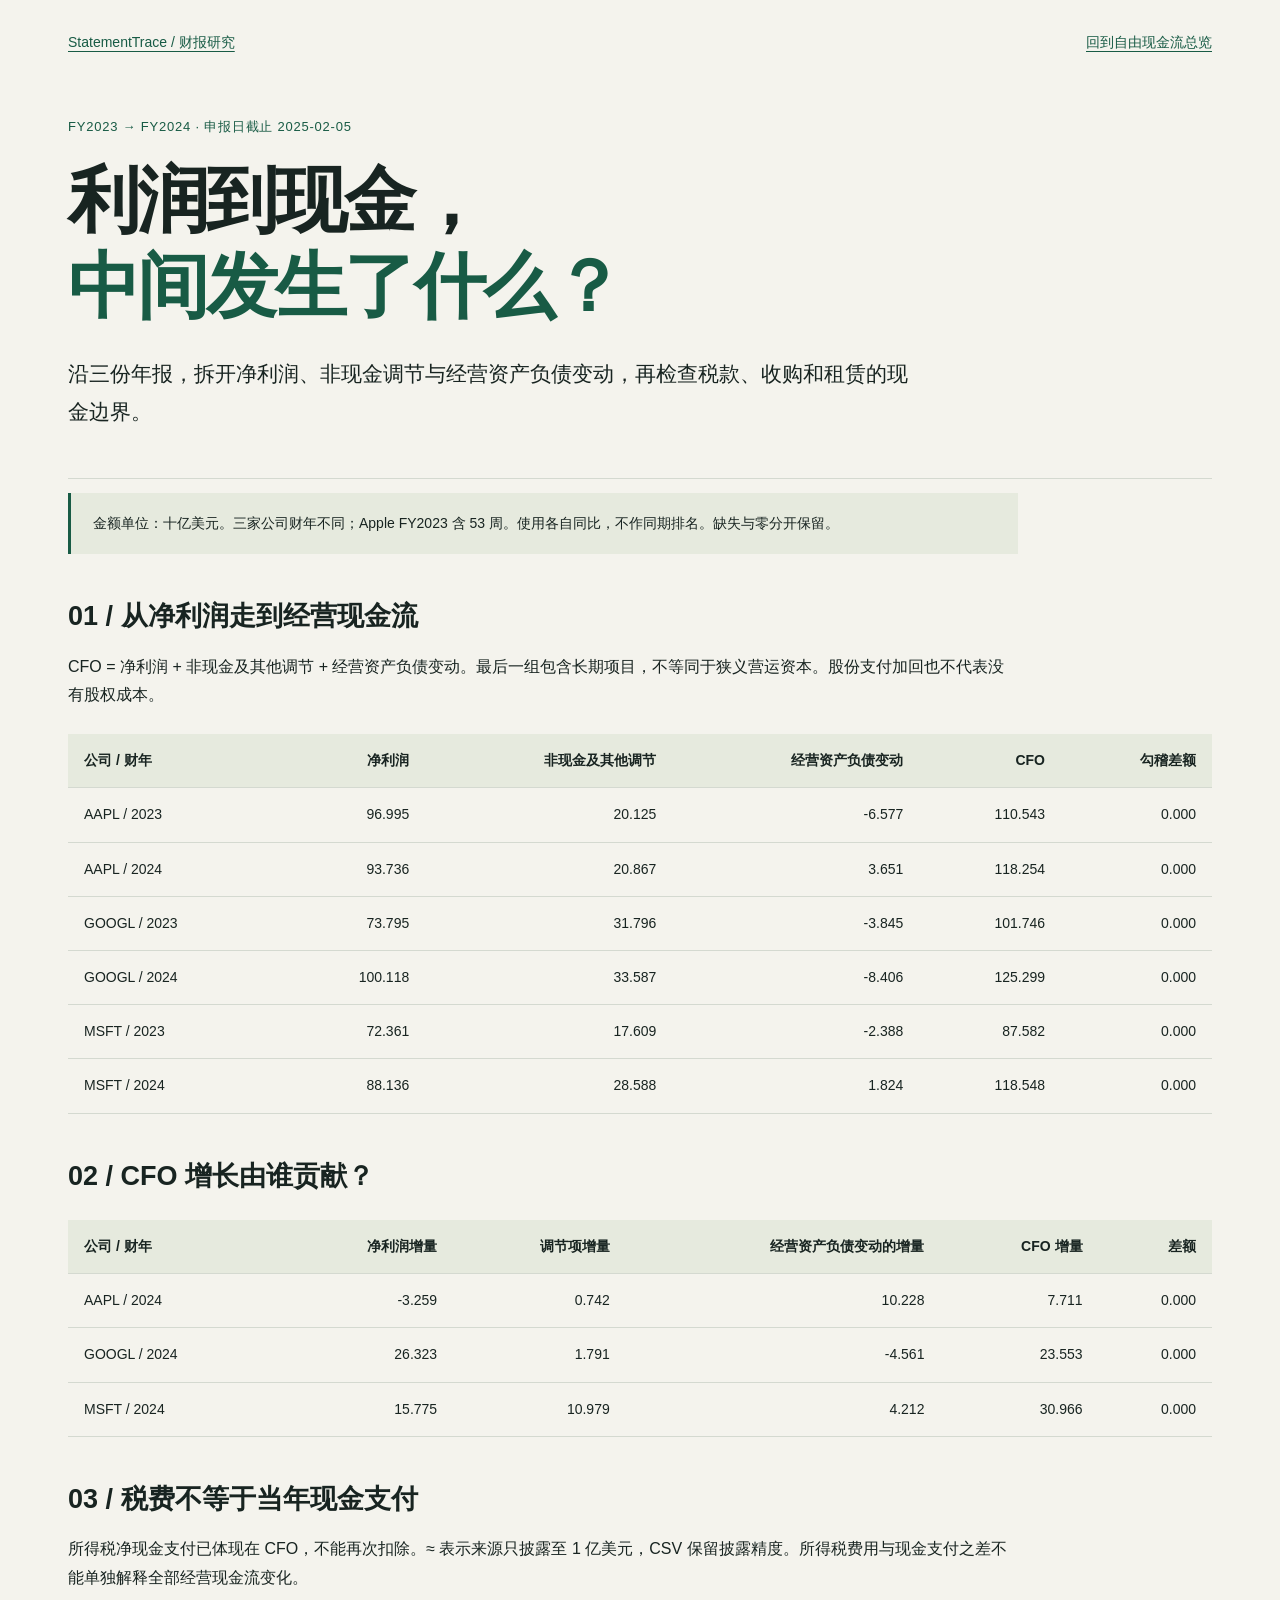
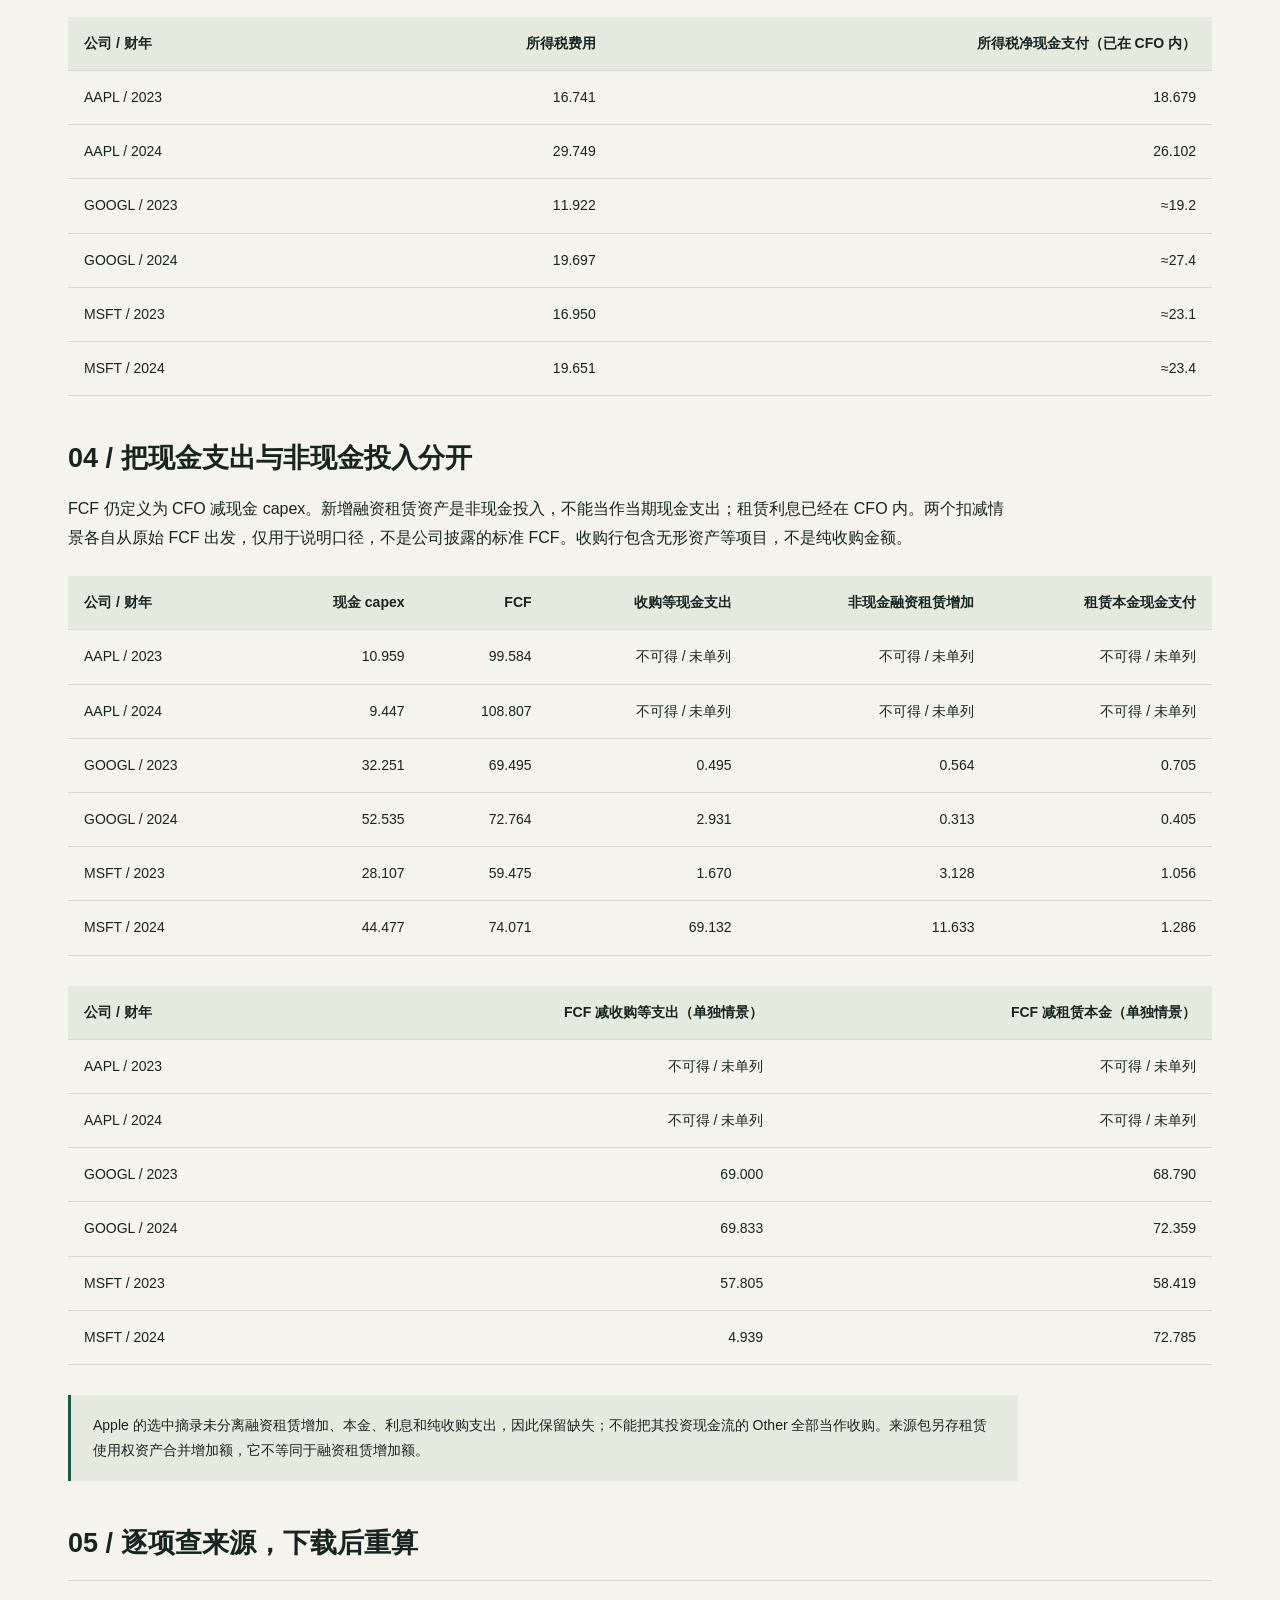
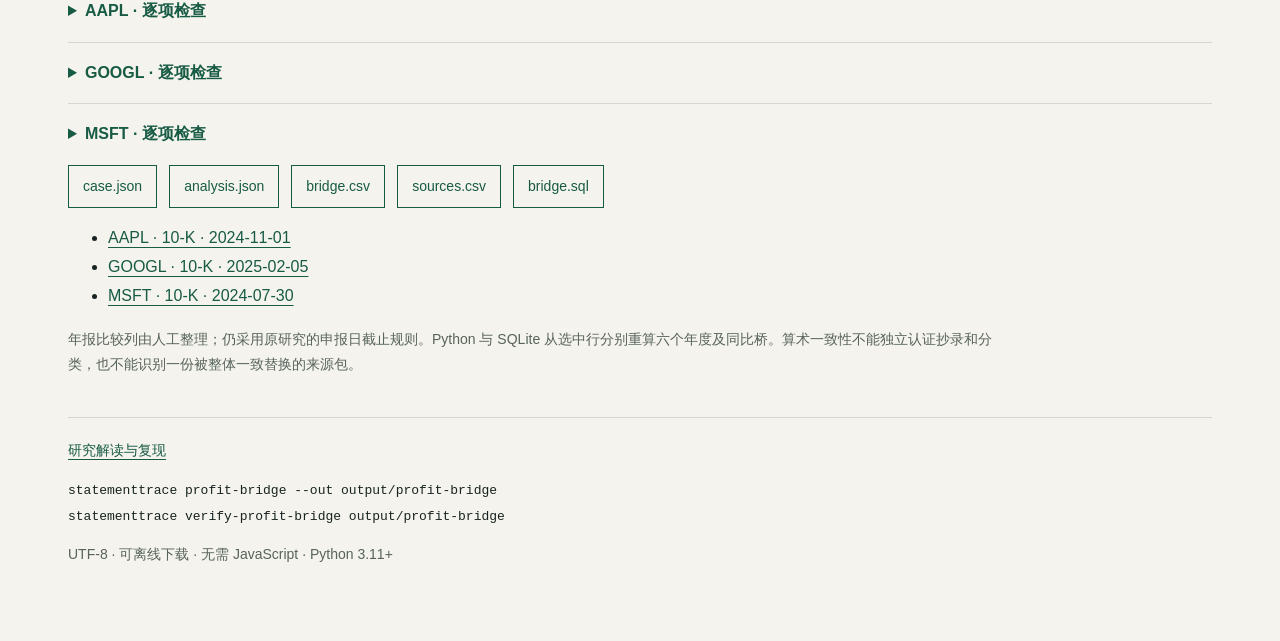
<file: examples/profit-bridge/index.html>
<!doctype html>
<html lang="zh-CN">
<head>
<meta charset="utf-8">
<meta name="viewport" content="width=device-width,initial-scale=1">
<meta name="description" content="Net income to operating cash flow: signed source lines, taxes, acquisitions and lease boundaries, with exact Python/SQL replay.">
<title>利润到现金，中间发生了什么？ · StatementTrace</title>
<style>
:root{color-scheme:light;--ink:#182421;--paper:#f4f3ed;--green:#185b45;--line:#d4d9d0;--muted:#57635b}
*{box-sizing:border-box}body{margin:0;background:var(--paper);color:var(--ink);font:16px/1.8 -apple-system,BlinkMacSystemFont,"Segoe UI","PingFang SC","Microsoft YaHei","Noto Sans CJK SC",sans-serif}
main{max-width:1200px;margin:auto;padding:30px 28px 60px}nav{display:flex;justify-content:space-between;gap:16px;flex-wrap:wrap;font-size:14px}a{color:var(--green);text-underline-offset:4px}
a:focus-visible,summary:focus-visible{outline:3px solid #ad713b;outline-offset:4px}header{padding:60px 0 26px;border-bottom:1px solid var(--line)}h1{font-size:clamp(36px,6vw,72px);line-height:1.2;letter-spacing:-.04em;max-width:950px;margin:18px 0 26px}
h1 span{color:var(--green)}.eyebrow{font-size:13px;color:var(--green);letter-spacing:.06em}.lead{font-size:21px;max-width:850px}.notice{background:#e6eade;padding:18px 22px;border-left:3px solid var(--green);font-size:14px}
h2{font-size:27px;margin:42px 0 16px;line-height:1.5}p{max-width:950px}.muted{font-size:14px;color:var(--muted)}.table-wrap{overflow-x:auto;margin:24px 0 30px}table{border-collapse:collapse;width:100%;font-size:14px;font-variant-numeric:tabular-nums;white-space:nowrap}
th,td{padding:14px 16px;text-align:right;border-bottom:1px solid var(--line)}th{background:#e6eade;font-weight:600}th:first-child,td:first-child{text-align:left}details{border-top:1px solid var(--line);padding:16px 0}summary{cursor:pointer;font-weight:600;color:var(--green)}
.downloads{display:flex;flex-wrap:wrap;gap:12px}.downloads a{border:1px solid var(--green);padding:8px 14px;text-decoration:none;font-size:14px}footer{border-top:1px solid var(--line);padding-top:20px;margin-top:40px;font-size:14px}code{overflow-wrap:anywhere;font-size:13px}
@media(max-width:600px){main{padding:22px 18px 40px}header{padding-top:34px}.lead{font-size:18px}h2{font-size:23px}.table-wrap{margin:18px 0 26px}th,td{padding:12px}}
@media print{@page{margin:15mm}body{background:white;font-size:11px}main{padding:0}header{padding-top:0}h1{font-size:36px}.lead{font-size:14px}h2{font-size:20px}.table-wrap{overflow:visible}table{font-size:8px;white-space:normal}th,td{padding:6px 4px}.downloads{display:none}details{display:block}footer,.notice,.muted{font-size:10px}}
</style></head>
<body><main>
<nav aria-label="Project"><a href="https://github.com/dev-belly/StatementTrace">StatementTrace / 财报研究</a><a href="https://dev-belly.github.io/StatementTrace/cashflow/zh/">回到自由现金流总览</a></nav>
<header><div class="eyebrow">FY2023 → FY2024 · 申报日截止 2025-02-05</div><h1>利润到现金，<br><span>中间发生了什么？</span></h1><p class="lead">沿三份年报，拆开净利润、非现金调节与经营资产负债变动，再检查税款、收购和租赁的现金边界。</p></header>
<p class="notice">金额单位：十亿美元。三家公司财年不同；Apple FY2023 含 53 周。使用各自同比，不作同期排名。缺失与零分开保留。</p>
<h2>01 / 从净利润走到经营现金流</h2><p>CFO = 净利润 + 非现金及其他调节 + 经营资产负债变动。最后一组包含长期项目，不等同于狭义营运资本。股份支付加回也不代表没有股权成本。</p><div class="table-wrap"><table><thead><tr><th scope="col">公司 / 财年</th><th scope="col">净利润</th><th scope="col">非现金及其他调节</th><th scope="col">经营资产负债变动</th><th scope="col">CFO</th><th scope="col">勾稽差额</th></tr></thead><tbody><tr><td>AAPL / 2023</td><td>96.995</td><td>20.125</td><td>-6.577</td><td>110.543</td><td>0.000</td></tr><tr><td>AAPL / 2024</td><td>93.736</td><td>20.867</td><td>3.651</td><td>118.254</td><td>0.000</td></tr><tr><td>GOOGL / 2023</td><td>73.795</td><td>31.796</td><td>-3.845</td><td>101.746</td><td>0.000</td></tr><tr><td>GOOGL / 2024</td><td>100.118</td><td>33.587</td><td>-8.406</td><td>125.299</td><td>0.000</td></tr><tr><td>MSFT / 2023</td><td>72.361</td><td>17.609</td><td>-2.388</td><td>87.582</td><td>0.000</td></tr><tr><td>MSFT / 2024</td><td>88.136</td><td>28.588</td><td>1.824</td><td>118.548</td><td>0.000</td></tr></tbody></table></div>
<h2>02 / CFO 增长由谁贡献？</h2><div class="table-wrap"><table><thead><tr><th scope="col">公司 / 财年</th><th scope="col">净利润增量</th><th scope="col">调节项增量</th><th scope="col">经营资产负债变动的增量</th><th scope="col">CFO 增量</th><th scope="col">差额</th></tr></thead><tbody><tr><td>AAPL / 2024</td><td>-3.259</td><td>0.742</td><td>10.228</td><td>7.711</td><td>0.000</td></tr><tr><td>GOOGL / 2024</td><td>26.323</td><td>1.791</td><td>-4.561</td><td>23.553</td><td>0.000</td></tr><tr><td>MSFT / 2024</td><td>15.775</td><td>10.979</td><td>4.212</td><td>30.966</td><td>0.000</td></tr></tbody></table></div>
<h2>03 / 税费不等于当年现金支付</h2><p>所得税净现金支付已体现在 CFO，不能再次扣除。≈ 表示来源只披露至 1 亿美元，CSV 保留披露精度。所得税费用与现金支付之差不能单独解释全部经营现金流变化。</p><div class="table-wrap"><table><thead><tr><th scope="col">公司 / 财年</th><th scope="col">所得税费用</th><th scope="col">所得税净现金支付（已在 CFO 内）</th></tr></thead><tbody><tr><td>AAPL / 2023</td><td>16.741</td><td>18.679</td></tr><tr><td>AAPL / 2024</td><td>29.749</td><td>26.102</td></tr><tr><td>GOOGL / 2023</td><td>11.922</td><td>≈19.2</td></tr><tr><td>GOOGL / 2024</td><td>19.697</td><td>≈27.4</td></tr><tr><td>MSFT / 2023</td><td>16.950</td><td>≈23.1</td></tr><tr><td>MSFT / 2024</td><td>19.651</td><td>≈23.4</td></tr></tbody></table></div>
<h2>04 / 把现金支出与非现金投入分开</h2><p>FCF 仍定义为 CFO 减现金 capex。新增融资租赁资产是非现金投入，不能当作当期现金支出；租赁利息已经在 CFO 内。两个扣减情景各自从原始 FCF 出发，仅用于说明口径，不是公司披露的标准 FCF。收购行包含无形资产等项目，不是纯收购金额。</p><div class="table-wrap"><table><thead><tr><th scope="col">公司 / 财年</th><th scope="col">现金 capex</th><th scope="col">FCF</th><th scope="col">收购等现金支出</th><th scope="col">非现金融资租赁增加</th><th scope="col">租赁本金现金支付</th></tr></thead><tbody><tr><td>AAPL / 2023</td><td>10.959</td><td>99.584</td><td>不可得 / 未单列</td><td>不可得 / 未单列</td><td>不可得 / 未单列</td></tr><tr><td>AAPL / 2024</td><td>9.447</td><td>108.807</td><td>不可得 / 未单列</td><td>不可得 / 未单列</td><td>不可得 / 未单列</td></tr><tr><td>GOOGL / 2023</td><td>32.251</td><td>69.495</td><td>0.495</td><td>0.564</td><td>0.705</td></tr><tr><td>GOOGL / 2024</td><td>52.535</td><td>72.764</td><td>2.931</td><td>0.313</td><td>0.405</td></tr><tr><td>MSFT / 2023</td><td>28.107</td><td>59.475</td><td>1.670</td><td>3.128</td><td>1.056</td></tr><tr><td>MSFT / 2024</td><td>44.477</td><td>74.071</td><td>69.132</td><td>11.633</td><td>1.286</td></tr></tbody></table></div><div class="table-wrap"><table><thead><tr><th scope="col">公司 / 财年</th><th scope="col">FCF 减收购等支出（单独情景）</th><th scope="col">FCF 减租赁本金（单独情景）</th></tr></thead><tbody><tr><td>AAPL / 2023</td><td>不可得 / 未单列</td><td>不可得 / 未单列</td></tr><tr><td>AAPL / 2024</td><td>不可得 / 未单列</td><td>不可得 / 未单列</td></tr><tr><td>GOOGL / 2023</td><td>69.000</td><td>68.790</td></tr><tr><td>GOOGL / 2024</td><td>69.833</td><td>72.359</td></tr><tr><td>MSFT / 2023</td><td>57.805</td><td>58.419</td></tr><tr><td>MSFT / 2024</td><td>4.939</td><td>72.785</td></tr></tbody></table></div><p class="notice">Apple 的选中摘录未分离融资租赁增加、本金、利息和纯收购支出，因此保留缺失；不能把其投资现金流的 Other 全部当作收购。来源包另存租赁使用权资产合并增加额，它不等同于融资租赁增加额。</p>
<h2>05 / 逐项查来源，下载后重算</h2><details><summary>AAPL · 逐项检查</summary><div class="table-wrap"><table><thead><tr><th scope="col">现金流调节行</th><th scope="col">2023</th><th scope="col">2024</th></tr></thead><tbody><tr><td>折旧与摊销</td><td>11.519</td><td>11.445</td></tr><tr><td>存货变动</td><td>-1.618</td><td>-1.046</td></tr><tr><td>其他调节</td><td>-2.227</td><td>-2.266</td></tr><tr><td>其他流动及非流动资产变动</td><td>-5.684</td><td>-11.731</td></tr><tr><td>其他流动及非流动负债变动</td><td>3.031</td><td>15.552</td></tr><tr><td>应付账款变动</td><td>-1.889</td><td>6.020</td></tr><tr><td>应收账款变动</td><td>-1.688</td><td>-3.788</td></tr><tr><td>股份支付费用</td><td>10.833</td><td>11.688</td></tr><tr><td>供应商非贸易应收款变动</td><td>1.271</td><td>-1.356</td></tr></tbody></table></div></details><details><summary>GOOGL · 逐项检查</summary><div class="table-wrap"><table><thead><tr><th scope="col">现金流调节行</th><th scope="col">2023</th><th scope="col">2024</th></tr></thead><tbody><tr><td>递延收入变动</td><td>0.525</td><td>1.043</td></tr><tr><td>递延所得税调节</td><td>-7.763</td><td>-5.257</td></tr><tr><td>固定资产折旧</td><td>11.946</td><td>15.311</td></tr><tr><td>所得税相关资产负债净变动</td><td>0.523</td><td>-2.418</td></tr><tr><td>债权及股权证券净损失（收益）调节</td><td>0.823</td><td>-2.671</td></tr><tr><td>其他调节</td><td>4.330</td><td>3.419</td></tr><tr><td>其他经营资产变动</td><td>-2.143</td><td>-1.397</td></tr><tr><td>应计费用及其他负债变动</td><td>3.937</td><td>-1.161</td></tr><tr><td>应付账款变动</td><td>0.664</td><td>0.359</td></tr><tr><td>应收账款变动</td><td>-7.833</td><td>-5.891</td></tr><tr><td>应计收入分成变动</td><td>0.482</td><td>1.059</td></tr><tr><td>股份支付费用</td><td>22.460</td><td>22.785</td></tr></tbody></table></div></details><details><summary>MSFT · 逐项检查</summary><div class="table-wrap"><table><thead><tr><th scope="col">现金流调节行</th><th scope="col">2023</th><th scope="col">2024</th></tr></thead><tbody><tr><td>递延所得税调节</td><td>-6.059</td><td>-4.738</td></tr><tr><td>折旧、摊销及其他调节</td><td>13.861</td><td>22.287</td></tr><tr><td>所得税相关资产负债变动</td><td>-0.358</td><td>1.687</td></tr><tr><td>存货变动</td><td>1.242</td><td>1.284</td></tr><tr><td>投资及衍生品净损失（收益）调节</td><td>0.196</td><td>0.305</td></tr><tr><td>其他流动资产变动</td><td>-1.991</td><td>-1.648</td></tr><tr><td>其他流动负债变动</td><td>2.272</td><td>4.867</td></tr><tr><td>其他长期资产变动</td><td>-2.833</td><td>-6.817</td></tr><tr><td>其他长期负债变动</td><td>0.553</td><td>0.749</td></tr><tr><td>应付账款变动</td><td>-2.721</td><td>3.545</td></tr><tr><td>应收账款变动</td><td>-4.087</td><td>-7.191</td></tr><tr><td>股份支付费用</td><td>9.611</td><td>10.734</td></tr><tr><td>预收收入变动</td><td>5.535</td><td>5.348</td></tr></tbody></table></div></details><div class="downloads"><a download="case.json" href="[data-uri]">case.json</a><a download="analysis.json" href="[data-uri]">analysis.json</a><a download="bridge.csv" href="[data-uri]">bridge.csv</a><a download="sources.csv" href="[data-uri]">sources.csv</a><a download="bridge.sql" href="[data-uri]">bridge.sql</a></div><ul><li><a href="https://www.sec.gov/Archives/edgar/data/320193/000032019324000123/aapl-20240928.htm">AAPL · 10-K · 2024-11-01</a></li><li><a href="https://www.sec.gov/Archives/edgar/data/1652044/000165204425000014/goog-20241231.htm">GOOGL · 10-K · 2025-02-05</a></li><li><a href="https://www.sec.gov/Archives/edgar/data/789019/000095017024087843/msft-20240630.htm">MSFT · 10-K · 2024-07-30</a></li></ul><p class="muted">年报比较列由人工整理；仍采用原研究的申报日截止规则。Python 与 SQLite 从选中行分别重算六个年度及同比桥。算术一致性不能独立认证抄录和分类，也不能识别一份被整体一致替换的来源包。</p>
<footer><a href="https://github.com/dev-belly/StatementTrace/blob/main/docs/PROFIT_BRIDGE.zh-CN.md">研究解读与复现</a><p><code>statementtrace profit-bridge --out output/profit-bridge</code><br><code>statementtrace verify-profit-bridge output/profit-bridge</code></p><p class="muted">UTF-8 · 可离线下载 · 无需 JavaScript · Python 3.11+</p></footer>
</main></body></html>
</file>
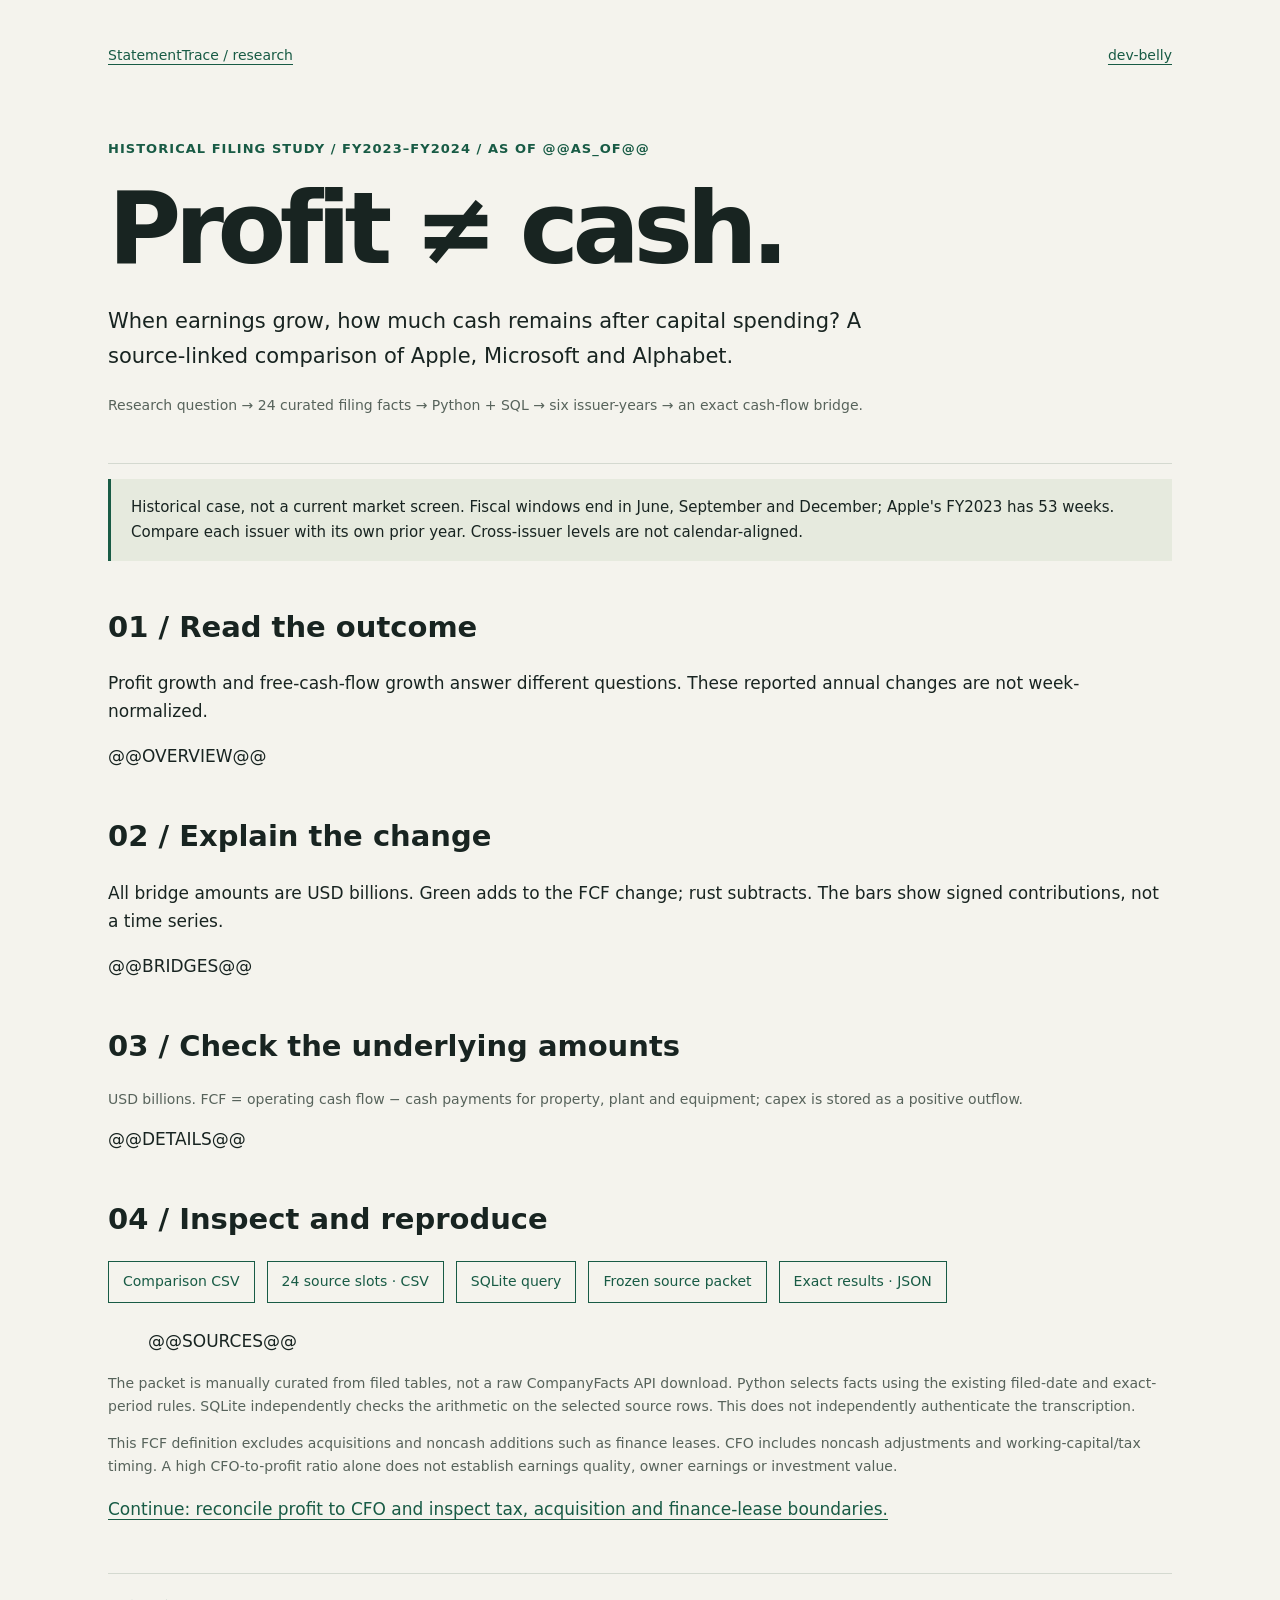
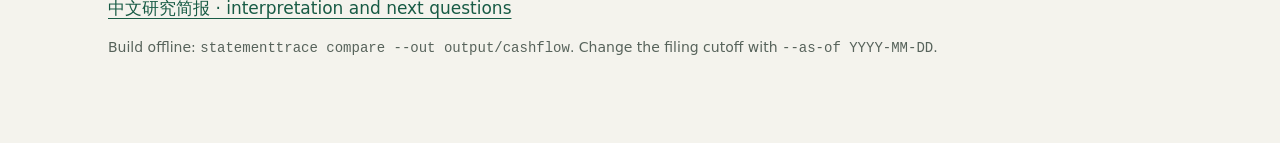
<file: src/statementtrace/data/cashflow_report.html>
<!doctype html>
<html lang="en">
<head><meta charset="utf-8"><meta name="viewport" content="width=device-width,initial-scale=1">
<title>Profit ≠ cash · StatementTrace research</title>
<style>
:root{color-scheme:light;--ink:#182421;--paper:#f4f3ed;--green:#185b45;--line:#d4d9d0}

*{box-sizing:border-box}
body{margin:0;background:var(--paper);color:var(--ink);font:17px/1.65 system-ui,sans-serif}
main{max-width:1120px;margin:auto;padding:44px 28px 70px}
nav{display:flex;justify-content:space-between;gap:20px;font-size:14px}
a{color:var(--green);text-underline-offset:4px}
header{padding:72px 0 32px;border-bottom:1px solid var(--line)}
.eyebrow{text-transform:uppercase;letter-spacing:.08em;font:600 13px/1.6 system-ui,sans-serif;color:var(--green)}
h1{font-size:clamp(48px,9vw,100px);line-height:1.02;letter-spacing:-.065em;margin:18px 0 24px}
h2{font-size:29px;line-height:1.25;margin-top:48px}
h3{font-size:27px;margin:12px 0 28px;letter-spacing:-.035em}
h3 small{font-size:14px;letter-spacing:0;font-weight:400}
.lead{max-width:760px;font-size:21px}
.muted{color:#57635b;font-size:14px}
.notice{padding:16px 20px;background:#e6eade;border-left:3px solid var(--green);font-size:15px}
.table-wrap{overflow-x:auto;margin:20px 0 32px}
table{border-collapse:collapse;width:100%;white-space:nowrap;font-variant-numeric:tabular-nums;font-size:14px}
th,td{padding:14px 14px;text-align:right;border-bottom:1px solid var(--line)}
th{font-weight:600;background:#e6eade}
th:first-child,td:first-child{text-align:left}
article{padding:26px 0;border-top:1px solid var(--line)}
.bar-row{display:grid;grid-template-columns:225px 1fr 90px;gap:16px;align-items:center;margin:12px 0;font-size:14px}
.track{background:#e0e4db;height:22px}
.bar{height:22px;background:var(--green)}
.bar.negative{background:#b9693e}
.bar-row b{text-align:right;font-variant-numeric:tabular-nums}
.downloads{display:flex;gap:12px;flex-wrap:wrap;margin:24px 0}
.downloads a{border:1px solid var(--green);padding:8px 14px;text-decoration:none;font-size:14px}
footer{border-top:1px solid var(--line);margin-top:50px;padding-top:20px}
@media(max-width:600px){main{padding:24px 18px 40px}
header{padding-top:44px}
.bar-row{grid-template-columns:1fr 65px;gap:6px}
.bar-row span{grid-column:1/-1}
h2{font-size:25px}
}

</style></head>
<body>
<main><nav><a href="https://github.com/dev-belly/StatementTrace">StatementTrace / research</a><a href="https://github.com/dev-belly">dev-belly</a></nav>
<header><div class="eyebrow">Historical filing study / FY2023–FY2024 / as of @@AS_OF@@</div><h1>Profit ≠ cash.</h1><p class="lead">When earnings grow, how much cash remains after capital spending? A source-linked comparison of Apple, Microsoft and Alphabet.</p><p class="muted">Research question → 24 curated filing facts → Python + SQL → six issuer-years → an exact cash-flow bridge.</p></header>
<p class="notice">Historical case, not a current market screen. Fiscal windows end in June, September and December; Apple's FY2023 has 53 weeks. Compare each issuer with its own prior year. Cross-issuer levels are not calendar-aligned.</p>
<h2>01 / Read the outcome</h2><p>Profit growth and free-cash-flow growth answer different questions. These reported annual changes are not week-normalized.</p>@@OVERVIEW@@
<h2>02 / Explain the change</h2><p>All bridge amounts are USD billions. Green adds to the FCF change; rust subtracts. The bars show signed contributions, not a time series.</p>@@BRIDGES@@
<h2>03 / Check the underlying amounts</h2><p class="muted">USD billions. FCF = operating cash flow − cash payments for property, plant and equipment; capex is stored as a positive outflow.</p>@@DETAILS@@
<h2>04 / Inspect and reproduce</h2><div class="downloads"><a href="comparison.csv" download>Comparison CSV</a><a href="source_facts.csv" download>24 source slots · CSV</a><a href="comparison.sql" download>SQLite query</a><a href="case.json" download>Frozen source packet</a><a href="analysis.json" download>Exact results · JSON</a></div><ul>@@SOURCES@@</ul>
<p class="muted">The packet is manually curated from filed tables, not a raw CompanyFacts API download. Python selects facts using the existing filed-date and exact-period rules. SQLite independently checks the arithmetic on the selected source rows. This does not independently authenticate the transcription.</p>
<p class="muted">This FCF definition excludes acquisitions and noncash additions such as finance leases. CFO includes noncash adjustments and working-capital/tax timing. A high CFO-to-profit ratio alone does not establish earnings quality, owner earnings or investment value.</p>
<p><a href="https://dev-belly.github.io/StatementTrace/cashflow/profit-bridge/en/">Continue: reconcile profit to CFO and inspect tax, acquisition and finance-lease boundaries.</a></p>
<footer><a href="https://github.com/dev-belly/StatementTrace/blob/main/docs/CASHFLOW_STUDY.zh-CN.md">中文研究简报 · interpretation and next questions</a><p class="muted">Build offline: <code>statementtrace compare --out output/cashflow</code>. Change the filing cutoff with <code>--as-of YYYY-MM-DD</code>.</p></footer></main></body></html>
</file>
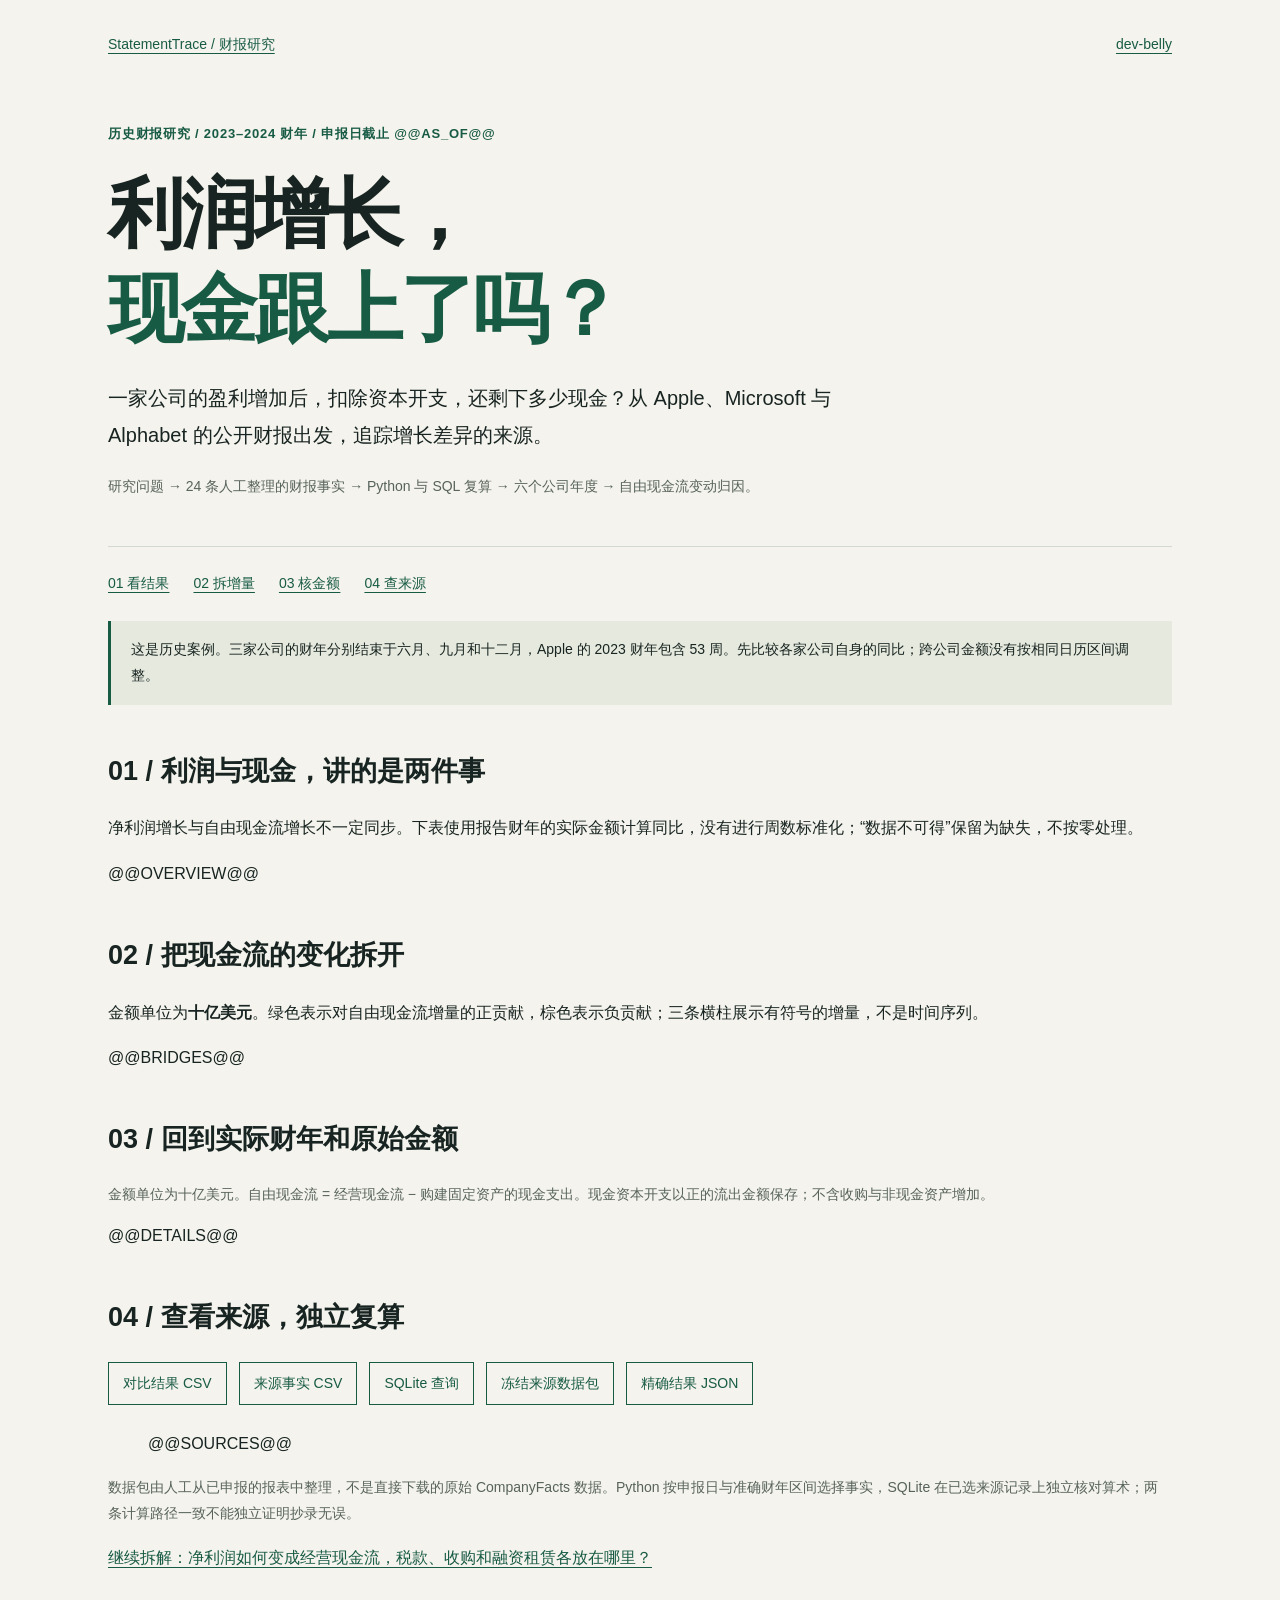
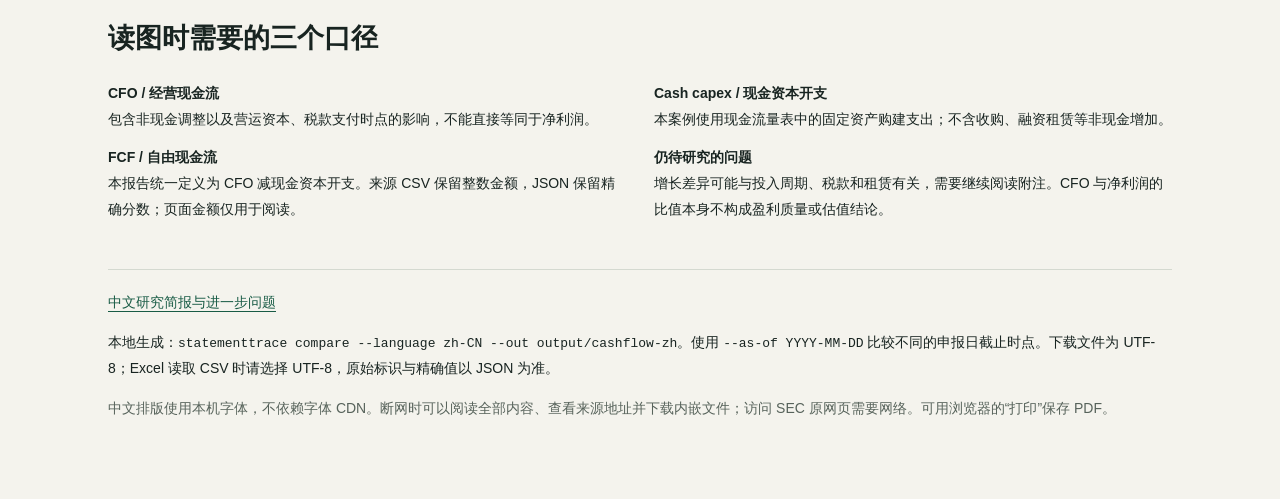
<file: src/statementtrace/data/cashflow_report.zh-CN.html>
<!doctype html>
<html lang="zh-CN">
<head>
<meta charset="utf-8">
<meta name="viewport" content="width=device-width,initial-scale=1">
<meta name="description" content="从公开财报解释利润与自由现金流的增长差异：三家公司、六个公司年度、来源事实与可复算结果。">
<title>利润增长，现金跟上了吗？ · StatementTrace</title>
<style>
:root{color-scheme:light;--ink:#182421;--paper:#f4f3ed;--green:#185b45;--line:#d4d9d0;--muted:#57635b}
*{box-sizing:border-box}
body{margin:0;background:var(--paper);color:var(--ink);font:16px/1.85 -apple-system,BlinkMacSystemFont,"Segoe UI","PingFang SC","Microsoft YaHei","Noto Sans CJK SC",sans-serif}
main{max-width:1120px;margin:auto;padding:32px 28px 64px}
nav{display:flex;justify-content:space-between;flex-wrap:wrap;gap:12px;font-size:14px}
a{color:var(--green);text-underline-offset:4px}
a:focus-visible{outline:3px solid #ad713b;outline-offset:4px}
header{padding:64px 0 32px;border-bottom:1px solid var(--line)}
.eyebrow{font-size:13px;font-weight:600;letter-spacing:.06em;color:var(--green)}
h1{font-size:clamp(38px,6.6vw,76px);line-height:1.25;letter-spacing:-.04em;margin:20px 0 24px}
h1 span{color:var(--green)}
h2{font-size:27px;line-height:1.5;margin-top:46px;scroll-margin-top:24px}
h3{font-size:27px;line-height:1.5;margin:14px 0 24px;font-variant-numeric:tabular-nums}
h3 small{font-size:13px;font-weight:400;display:block;letter-spacing:0;color:var(--muted)}
.lead{max-width:760px;font-size:20px}
.muted{color:var(--muted);font-size:14px}
.notice{padding:16px 20px;background:#e6eade;border-left:3px solid var(--green);font-size:14px}
.toc{display:flex;gap:10px 24px;justify-content:flex-start;margin:24px 0}
.table-wrap{overflow-x:auto;margin:20px 0 32px}
table{border-collapse:collapse;width:100%;white-space:nowrap;font-variant-numeric:tabular-nums;font-size:14px}
th,td{padding:14px;text-align:right;border-bottom:1px solid var(--line)}
th{font-weight:600;background:#e6eade}
th:first-child,td:first-child{text-align:left}
article{padding:26px 0;border-top:1px solid var(--line)}
.bar-row{display:grid;grid-template-columns:210px 1fr 90px;gap:16px;align-items:center;margin:12px 0;font-size:14px}
.track{background:#e0e4db;height:22px}
.bar{height:22px;background:var(--green)}
.bar.negative{background:#b9693e}
.bar-row b{text-align:right;font-variant-numeric:tabular-nums}
.downloads{display:flex;gap:12px;flex-wrap:wrap;margin:24px 0}
.downloads a{border:1px solid var(--green);padding:8px 14px;text-decoration:none;font-size:14px}
.glossary{display:grid;grid-template-columns:1fr 1fr;gap:12px 28px;margin:20px 0}
.glossary p{margin:0;font-size:14px}
footer{border-top:1px solid var(--line);margin-top:46px;padding-top:20px;font-size:14px}
code{font-size:13px;overflow-wrap:anywhere}
li a{overflow-wrap:anywhere}
@media(max-width:600px){main{padding:22px 18px 40px}header{padding-top:36px}
.lead{font-size:18px}.bar-row{grid-template-columns:1fr 76px;gap:6px}.bar-row span{grid-column:1/-1}
h2{font-size:23px}.glossary{grid-template-columns:1fr}.toc{font-size:13px;gap:8px 18px}}
@media print{@page{margin:16mm}body{background:white;color:#182421;font-size:11px}main{padding:0;max-width:none}
header{padding-top:12px}h1{font-size:38px}h2{font-size:20px;margin-top:24px}.lead{font-size:14px}
.toc,.downloads{display:none}.table-wrap{overflow:visible}table{font-size:9px;white-space:normal}
th,td{padding:7px 4px}article{break-inside:avoid}.bar-row{font-size:11px;grid-template-columns:140px 1fr 70px}
.notice,.muted,footer,.glossary p{font-size:10px}}
</style>
</head>
<body><main>
<nav aria-label="项目导航"><a href="https://github.com/dev-belly/StatementTrace">StatementTrace / 财报研究</a><a href="https://github.com/dev-belly">dev-belly</a></nav>
<header>
<div class="eyebrow">历史财报研究 / 2023–2024 财年 / 申报日截止 @@AS_OF@@</div>
<h1>利润增长，<br><span>现金跟上了吗？</span></h1>
<p class="lead">一家公司的盈利增加后，扣除资本开支，还剩下多少现金？从 Apple、Microsoft 与 Alphabet 的公开财报出发，追踪增长差异的来源。</p>
<p class="muted">研究问题 → 24 条人工整理的财报事实 → Python 与 SQL 复算 → 六个公司年度 → 自由现金流变动归因。</p>
</header>
<nav class="toc" aria-label="阅读顺序"><a href="#outcome">01 看结果</a><a href="#bridge">02 拆增量</a><a href="#amounts">03 核金额</a><a href="#evidence">04 查来源</a></nav>
<p class="notice">这是历史案例。三家公司的财年分别结束于六月、九月和十二月，Apple 的 2023 财年包含 53 周。先比较各家公司自身的同比；跨公司金额没有按相同日历区间调整。</p>
<h2 id="outcome">01 / 利润与现金，讲的是两件事</h2>
<p>净利润增长与自由现金流增长不一定同步。下表使用报告财年的实际金额计算同比，没有进行周数标准化；“数据不可得”保留为缺失，不按零处理。</p>
@@OVERVIEW@@
<h2 id="bridge">02 / 把现金流的变化拆开</h2>
<p>金额单位为<strong>十亿美元</strong>。绿色表示对自由现金流增量的正贡献，棕色表示负贡献；三条横柱展示有符号的增量，不是时间序列。</p>
@@BRIDGES@@
<h2 id="amounts">03 / 回到实际财年和原始金额</h2>
<p class="muted">金额单位为十亿美元。自由现金流 = 经营现金流 − 购建固定资产的现金支出。现金资本开支以正的流出金额保存；不含收购与非现金资产增加。</p>
@@DETAILS@@
<h2 id="evidence">04 / 查看来源，独立复算</h2>
<div class="downloads"><a href="comparison.csv" download>对比结果 CSV</a><a href="source_facts.csv" download>来源事实 CSV</a><a href="comparison.sql" download>SQLite 查询</a><a href="case.json" download>冻结来源数据包</a><a href="analysis.json" download>精确结果 JSON</a></div>
<ul>@@SOURCES@@</ul>
<p class="muted">数据包由人工从已申报的报表中整理，不是直接下载的原始 CompanyFacts 数据。Python 按申报日与准确财年区间选择事实，SQLite 在已选来源记录上独立核对算术；两条计算路径一致不能独立证明抄录无误。</p>
<p><a href="https://dev-belly.github.io/StatementTrace/cashflow/profit-bridge/">继续拆解：净利润如何变成经营现金流，税款、收购和融资租赁各放在哪里？</a></p>
<h2>读图时需要的三个口径</h2>
<div class="glossary">
<p><strong>CFO / 经营现金流</strong><br>包含非现金调整以及营运资本、税款支付时点的影响，不能直接等同于净利润。</p>
<p><strong>Cash capex / 现金资本开支</strong><br>本案例使用现金流量表中的固定资产购建支出；不含收购、融资租赁等非现金增加。</p>
<p><strong>FCF / 自由现金流</strong><br>本报告统一定义为 CFO 减现金资本开支。来源 CSV 保留整数金额，JSON 保留精确分数；页面金额仅用于阅读。</p>
<p><strong>仍待研究的问题</strong><br>增长差异可能与投入周期、税款和租赁有关，需要继续阅读附注。CFO 与净利润的比值本身不构成盈利质量或估值结论。</p>
</div>
<footer><a href="https://github.com/dev-belly/StatementTrace/blob/main/docs/CASHFLOW_STUDY.zh-CN.md">中文研究简报与进一步问题</a><p>本地生成：<code>statementtrace compare --language zh-CN --out output/cashflow-zh</code>。使用 <code>--as-of YYYY-MM-DD</code> 比较不同的申报日截止时点。下载文件为 UTF-8；Excel 读取 CSV 时请选择 UTF-8，原始标识与精确值以 JSON 为准。</p><p class="muted">中文排版使用本机字体，不依赖字体 CDN。断网时可以阅读全部内容、查看来源地址并下载内嵌文件；访问 SEC 原网页需要网络。可用浏览器的“打印”保存 PDF。</p></footer>
</main></body></html>
</file>
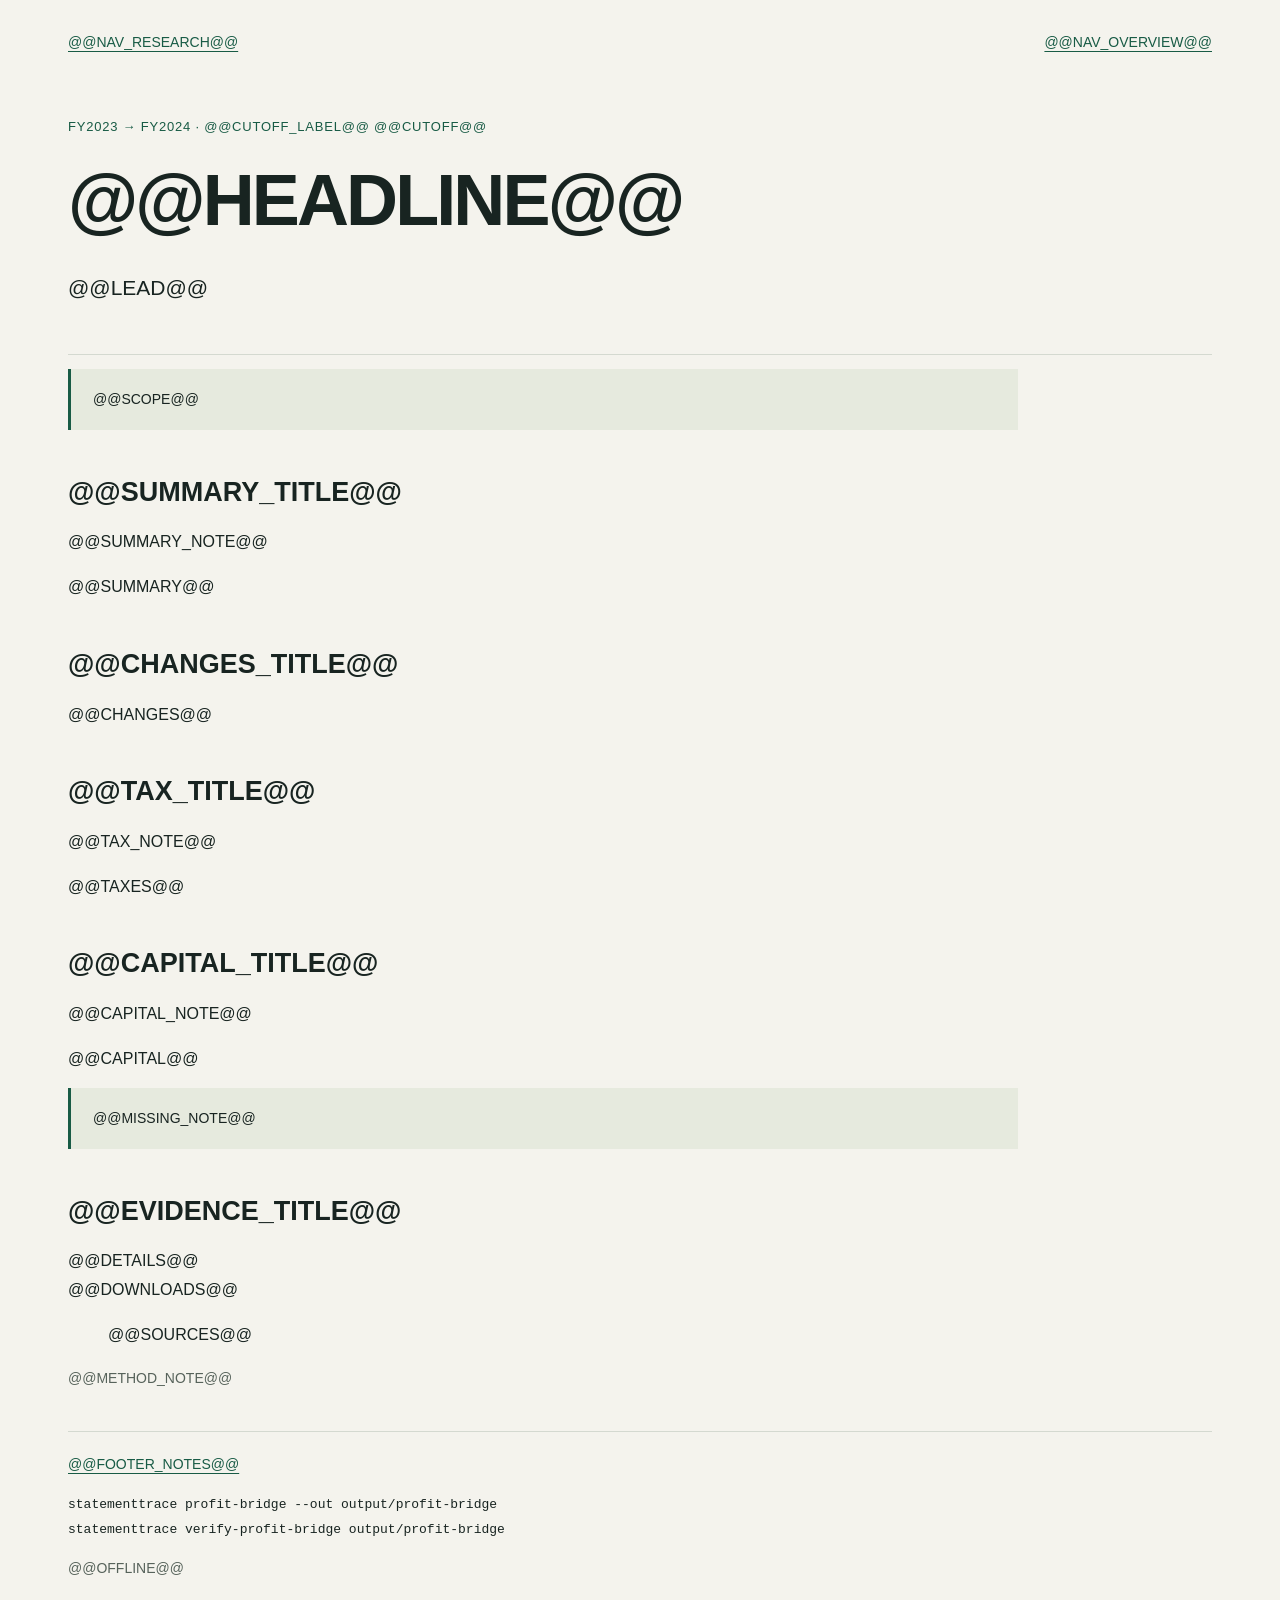
<file: src/statementtrace/data/profit_bridge_report.html>
<!doctype html>
<html lang="@@LANG@@">
<head>
<meta charset="utf-8">
<meta name="viewport" content="width=device-width,initial-scale=1">
<meta name="description" content="Net income to operating cash flow: signed source lines, taxes, acquisitions and lease boundaries, with exact Python/SQL replay.">
<title>@@TITLE@@ · StatementTrace</title>
<style>
:root{color-scheme:light;--ink:#182421;--paper:#f4f3ed;--green:#185b45;--line:#d4d9d0;--muted:#57635b}
*{box-sizing:border-box}body{margin:0;background:var(--paper);color:var(--ink);font:16px/1.8 -apple-system,BlinkMacSystemFont,"Segoe UI","PingFang SC","Microsoft YaHei","Noto Sans CJK SC",sans-serif}
main{max-width:1200px;margin:auto;padding:30px 28px 60px}nav{display:flex;justify-content:space-between;gap:16px;flex-wrap:wrap;font-size:14px}a{color:var(--green);text-underline-offset:4px}
a:focus-visible,summary:focus-visible{outline:3px solid #ad713b;outline-offset:4px}header{padding:60px 0 26px;border-bottom:1px solid var(--line)}h1{font-size:clamp(36px,6vw,72px);line-height:1.2;letter-spacing:-.04em;max-width:950px;margin:18px 0 26px}
h1 span{color:var(--green)}.eyebrow{font-size:13px;color:var(--green);letter-spacing:.06em}.lead{font-size:21px;max-width:850px}.notice{background:#e6eade;padding:18px 22px;border-left:3px solid var(--green);font-size:14px}
h2{font-size:27px;margin:42px 0 16px;line-height:1.5}p{max-width:950px}.muted{font-size:14px;color:var(--muted)}.table-wrap{overflow-x:auto;margin:24px 0 30px}table{border-collapse:collapse;width:100%;font-size:14px;font-variant-numeric:tabular-nums;white-space:nowrap}
th,td{padding:14px 16px;text-align:right;border-bottom:1px solid var(--line)}th{background:#e6eade;font-weight:600}th:first-child,td:first-child{text-align:left}details{border-top:1px solid var(--line);padding:16px 0}summary{cursor:pointer;font-weight:600;color:var(--green)}
.downloads{display:flex;flex-wrap:wrap;gap:12px}.downloads a{border:1px solid var(--green);padding:8px 14px;text-decoration:none;font-size:14px}footer{border-top:1px solid var(--line);padding-top:20px;margin-top:40px;font-size:14px}code{overflow-wrap:anywhere;font-size:13px}
@media(max-width:600px){main{padding:22px 18px 40px}header{padding-top:34px}.lead{font-size:18px}h2{font-size:23px}.table-wrap{margin:18px 0 26px}th,td{padding:12px}}
@media print{@page{margin:15mm}body{background:white;font-size:11px}main{padding:0}header{padding-top:0}h1{font-size:36px}.lead{font-size:14px}h2{font-size:20px}.table-wrap{overflow:visible}table{font-size:8px;white-space:normal}th,td{padding:6px 4px}.downloads{display:none}details{display:block}footer,.notice,.muted{font-size:10px}}
</style></head>
<body><main>
<nav aria-label="Project"><a href="https://github.com/dev-belly/StatementTrace">@@NAV_RESEARCH@@</a><a href="https://dev-belly.github.io/StatementTrace/cashflow/zh/">@@NAV_OVERVIEW@@</a></nav>
<header><div class="eyebrow">FY2023 → FY2024 · @@CUTOFF_LABEL@@ @@CUTOFF@@</div><h1>@@HEADLINE@@</h1><p class="lead">@@LEAD@@</p></header>
<p class="notice">@@SCOPE@@</p>
<h2>@@SUMMARY_TITLE@@</h2><p>@@SUMMARY_NOTE@@</p>@@SUMMARY@@
<h2>@@CHANGES_TITLE@@</h2>@@CHANGES@@
<h2>@@TAX_TITLE@@</h2><p>@@TAX_NOTE@@</p>@@TAXES@@
<h2>@@CAPITAL_TITLE@@</h2><p>@@CAPITAL_NOTE@@</p>@@CAPITAL@@<p class="notice">@@MISSING_NOTE@@</p>
<h2>@@EVIDENCE_TITLE@@</h2>@@DETAILS@@<div class="downloads">@@DOWNLOADS@@</div><ul>@@SOURCES@@</ul><p class="muted">@@METHOD_NOTE@@</p>
<footer><a href="https://github.com/dev-belly/StatementTrace/blob/main/docs/PROFIT_BRIDGE.zh-CN.md">@@FOOTER_NOTES@@</a><p><code>statementtrace profit-bridge --out output/profit-bridge</code><br><code>statementtrace verify-profit-bridge output/profit-bridge</code></p><p class="muted">@@OFFLINE@@</p></footer>
</main></body></html>
</file>
